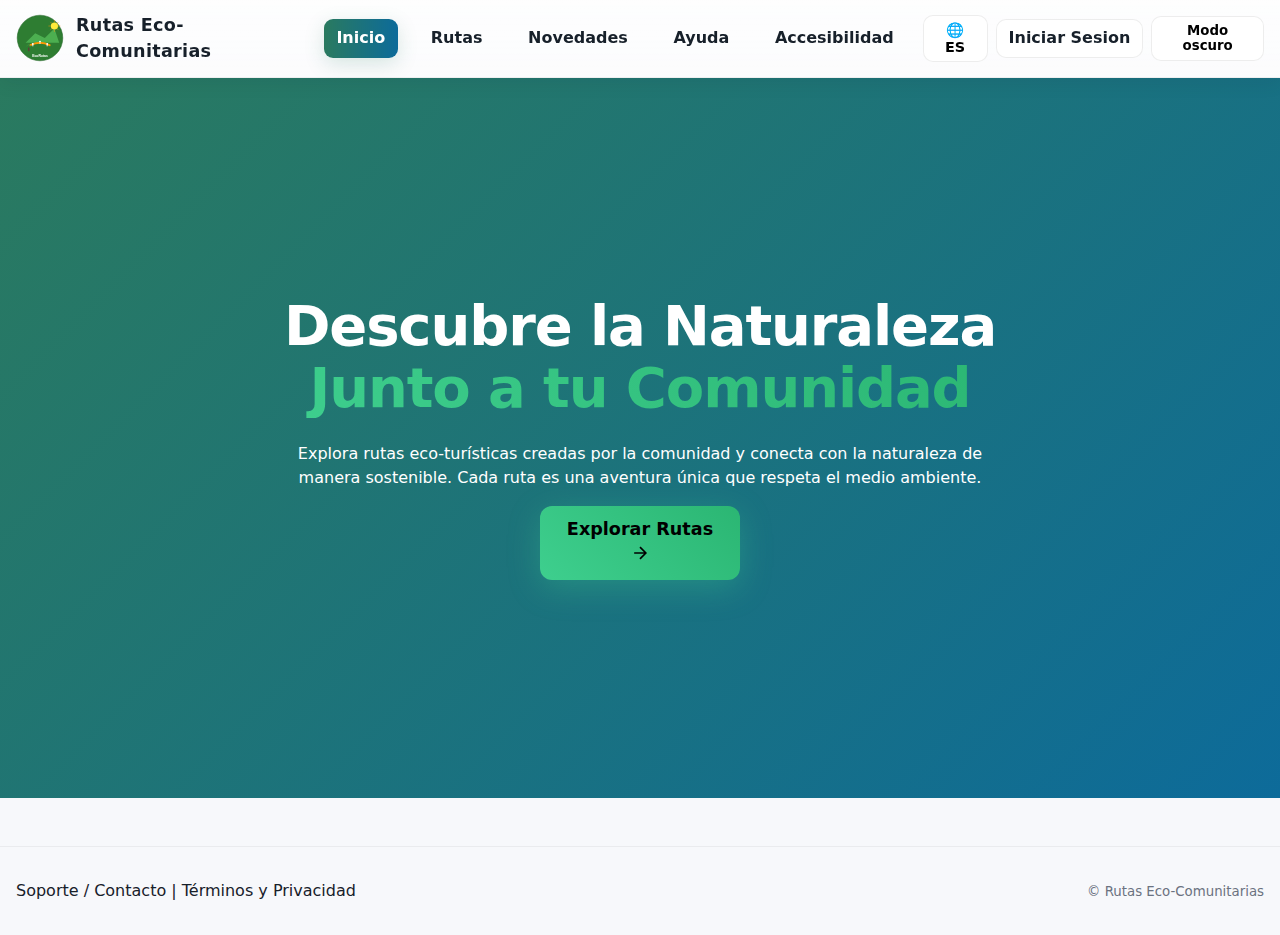
<file: index.html>
<!doctype html>
<html lang="es">
<head>
  <meta charset="utf-8" />
  <meta name="viewport" content="width=device-width,initial-scale=1" />
  <title>Plataforma de rutas eco-turísticas comunitarias — Inicio</title>
  <link rel="stylesheet" href="/src/styles.css" />
  
  <!-- Script anti-flash: aplica tema inmediatamente -->
  <script>
    (function() {
      const contrasteGuardado = localStorage.getItem('contrasteAlto');
      if (contrasteGuardado === 'true') {
        document.documentElement.setAttribute('data-contraste', 'alto');
      }
    })();
  </script>
</head>

<body>
  <!-- CABECERA SUPERIOR -->
  <header class="cabecera">
    <div class="cabecera__izq">
      <img src="/src/logo-placeholder.svg" alt="Logo Plataforma" class="logo" />
      <h1 class="nombre-sistema">Rutas Eco-Comunitarias</h1>
    </div>

    <!-- NUEVO MENÚ HORIZONTAL -->
    <nav class="menu-horizontal" aria-label="Menú principal">
      <ul id="menuItems" class="menu__lista--horizontal">
        <li><a href="/index.html" class="menu__item activo" data-i18n="nav.inicio">Inicio</a></li>
        <li><a href="/pages/rutas.html" class="menu__item" data-i18n="nav.rutas">Rutas</a></li>
        <li><a href="/pages/novedades.html" class="menu__item" data-i18n="nav.novedades">Novedades</a></li>
        <li><a href="/pages/ayuda.html" class="menu__item" data-i18n="nav.ayuda">Ayuda</a></li>
        <li><a href="#" class="menu__item" id="abrir-accesibilidad" data-i18n="nav.accesibilidad">Accesibilidad</a></li>
      </ul>
    </nav>

    <div class="cabecera__der">
      <button class="boton" id="boton-idioma">🌐 ES</button>
      <a href="/pages/login.html" class="boton" data-i18n="btn.iniciar-sesion">Iniciar Sesion</a>
      <button id="boton-accesibilidad" class="boton" data-i18n="btn.modo-oscuro">Modo oscuro</button>
    </div>
  </header>

  <!-- CONTENIDO PRINCIPAL -->
  <main class="contenido" role="main" aria-labelledby="titulo-principal">

    <!-- HERO SECTION SIMPLIFICADO -->
    <section class="hero" aria-labelledby="titulo-hero">
      <div class="hero__fondo">
        <div class="hero__overlay"></div>
      </div>
      <div class="hero__contenido">
        <div class="hero__texto">
          <h1 id="titulo-hero" class="hero__titulo" data-i18n="inicio.titulo">
            Descubre la Naturaleza
            <span class="hero__destacado">Junto a tu Comunidad</span>
          </h1>
          <p class="hero__descripcion" data-i18n="inicio.descripcion">
            Explora rutas eco-turísticas creadas por la comunidad y conecta con la naturaleza de manera sostenible. 
            Cada ruta es una aventura única que respeta el medio ambiente.
          </p>
          <div class="hero__acciones">
            <a href="/pages/rutas.html" class="hero__btn hero__btn--primario">
              <span data-i18n="inicio.cta">Explorar Rutas</span>
              <svg width="20" height="20" viewBox="0 0 24 24" fill="none" stroke="currentColor" stroke-width="2">
                <path d="M5 12h14M12 5l7 7-7 7"/>
              </svg>
            </a>
          </div>
        </div>
      </div>
    </section>
  </main>

  <!-- PIE DE PÁGINA -->
  <footer class="pie" role="contentinfo">
    <div>
      <p>
        <a href="/pages/ayuda.html" id="link-soporte" data-i18n="footer.soporte">Soporte / Contacto</a> |
        <a href="/pages/terminos.html" target="_blank" rel="noopener noreferrer">Términos y Privacidad</a>
        </p>
    </div>
    <div>
      <small>© <span id="ano"></span> <span data-i18n="footer.derechos">Rutas Eco-Comunitarias</span></small>
    </div>
  </footer>
    <!-- Modal de Accesibilidad -->
    <div id="modal-accesibilidad" class="modal" role="dialog" aria-labelledby="modal-accesibilidad-titulo" aria-hidden="true">
      <div class="modal__overlay"></div>
      <div class="modal__contenido modal__contenido--accesibilidad">
        <div class="modal__header">
          <h3 id="modal-accesibilidad-titulo" class="modal__titulo" data-i18n="accesibilidad.titulo">Configuración de Accesibilidad</h3>
          <button class="modal__cerrar" id="modal-accesibilidad-cerrar" aria-label="Cerrar modal" data-i18n="btn.cerrar">
            <svg width="24" height="24" viewBox="0 0 24 24" fill="none" stroke="currentColor" stroke-width="2">
              <line x1="18" y1="6" x2="6" y2="18"/>
              <line x1="6" y1="6" x2="18" y2="18"/>
            </svg>
          </button>
        </div>
        
        <div class="modal__body">
          <div class="accesibilidad-opciones">
            <div class="accesibilidad-opcion">
              <h4 data-i18n="accesibilidad.modo-oscuro">🌙 Modo Oscuro</h4>
              <p data-i18n="accesibilidad.modo-oscuro.desc">Reduce la fatiga visual en ambientes con poca luz</p>
              <button class="boton" id="toggle-modo-oscuro" data-i18n="accesibilidad.modo-oscuro">Activar Modo Oscuro</button>
            </div>
  
            <div class="accesibilidad-opcion">
              <h4 data-i18n="accesibilidad.texto-ampliado">🔍 Texto Ampliado</h4>
              <p data-i18n="accesibilidad.texto-ampliado.desc">Amplía el tamaño del texto para mejor legibilidad</p>
              <div class="control-texto">
                <button class="boton" id="reducir-texto">A-</button>
                <span id="tamaño-texto">100%</span>
                <button class="boton" id="aumentar-texto">A+</button>
              </div>
            </div>
          </div>
        </div>
      </div>
    </div>

  <!-- Script principal -->
  <script type="module">
    import { inicializarTema, actualizarAnio, inicializarMenu } from "/src/scripts/comunes.ts";
    import { inicializarIdiomas, inicializarAccesibilidad } from "/src/scripts/idiomas.js";

    document.addEventListener("DOMContentLoaded", () => {
      inicializarTema();
      actualizarAnio();
      inicializarMenu();
      inicializarIdiomas();
      inicializarAccesibilidad();
    });
  </script>
</body>
</html>
</file>
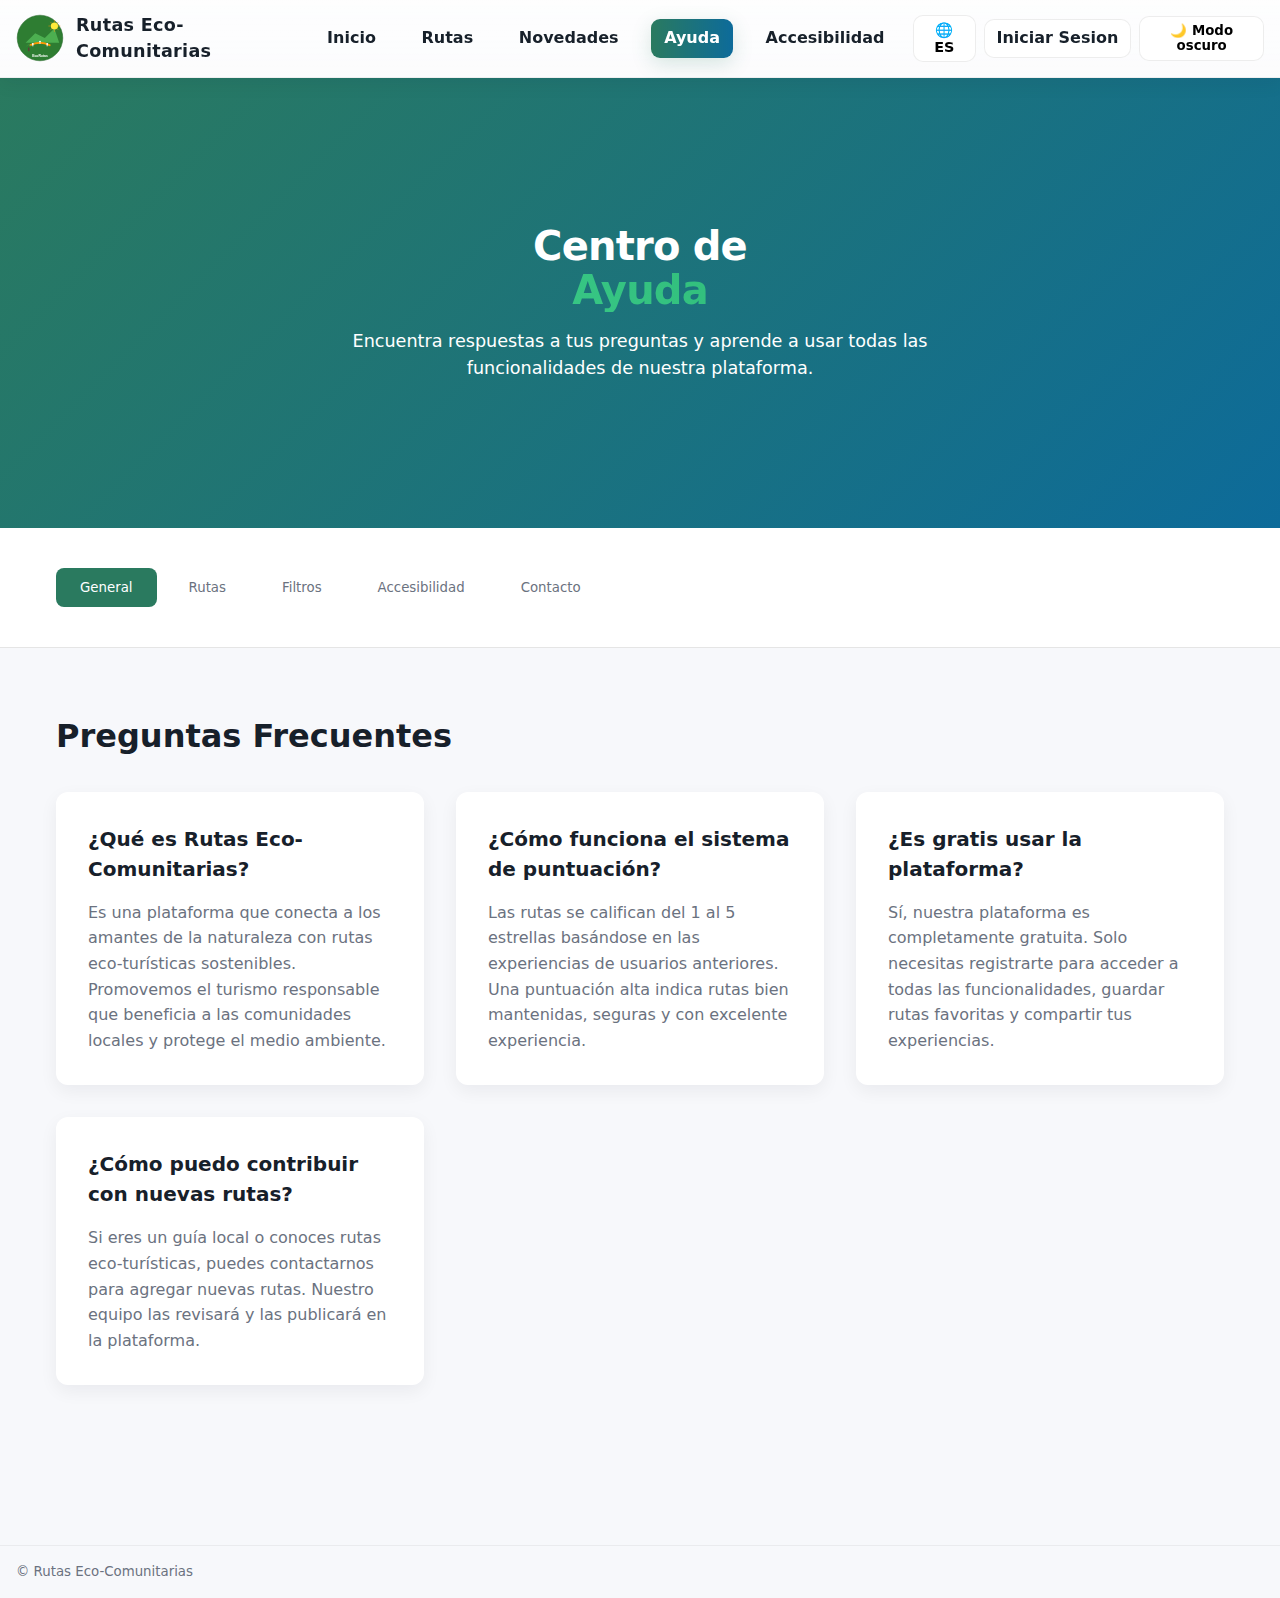
<file: pages/ayuda.html>
<!doctype html>
<html lang="es">
<head>
  <meta charset="utf-8">
  <meta name="viewport" content="width=device-width,initial-scale=1">
  <title>Ayuda — Rutas Eco-Comunitarias</title>
  <link rel="stylesheet" href="/src/styles.css">
  
  <!-- Script anti-flash: aplica tema inmediatamente -->
  <script>
    (function() {
      const contrasteGuardado = localStorage.getItem('contrasteAlto');
      if (contrasteGuardado === 'true') {
        document.documentElement.setAttribute('data-contraste', 'alto');
      }
    })();
  </script>
</head>

<body>
  <header class="cabecera">
    <div class="cabecera__izq">
      <img src="/src/logo-placeholder.svg" alt="Logo Plataforma" class="logo">
      <h1 class="nombre-sistema">Rutas Eco-Comunitarias</h1>
    </div>

    <nav class="menu-horizontal" aria-label="Menú principal">
      <ul id="menuItems" class="menu__lista--horizontal">
        <li><a href="/index.html" class="menu__item" data-i18n="nav.inicio">Inicio</a></li>
        <li><a href="/pages/rutas.html" class="menu__item" data-i18n="nav.rutas">Rutas</a></li>
        <li><a href="/pages/novedades.html" class="menu__item" data-i18n="nav.novedades">Novedades</a></li>
        <li><a href="/pages/ayuda.html" class="menu__item activo" data-i18n="nav.ayuda">Ayuda</a></li>
        <li><a href="#" class="menu__item" id="abrir-accesibilidad" data-i18n="nav.accesibilidad">Accesibilidad</a></li>
      </ul>
    </nav>

    <div class="cabecera__der">
      <button class="boton" id="boton-idioma">🌐 ES</button>
      <a href="/pages/login.html" class="boton" data-i18n="btn.iniciar-sesion">Iniciar Sesion</a>
      <button class="boton" id="boton-accesibilidad" data-i18n="btn.modo-oscuro">🌙 Modo oscuro</button>
    </div>
  </header>

  <main class="contenido">
    <!-- Hero Section para Ayuda -->
    <section class="hero hero--ayuda" aria-labelledby="titulo-ayuda">
      <div class="hero__fondo">
        <div class="hero__overlay"></div>
      </div>
      <div class="hero__contenido">
        <div class="hero__texto">
          <h1 id="titulo-ayuda" class="hero__titulo" data-i18n="ayuda.titulo">
            Centro de
            <span class="hero__destacado">Ayuda</span>
          </h1>
          <p class="hero__descripcion" data-i18n="ayuda.descripcion">
            Encuentra respuestas a tus preguntas y aprende a usar todas las funcionalidades de nuestra plataforma.
          </p>
        </div>
      </div>
    </section>

    <!-- Navegación de Ayuda -->
    <section class="ayuda-navegacion" aria-label="Navegación de ayuda">
      <div class="container">
        <div class="ayuda-tabs">
          <button class="ayuda-tab activo" data-tab="general" data-i18n="ayuda.tabs.general">General</button>
          <button class="ayuda-tab" data-tab="rutas" data-i18n="ayuda.tabs.rutas">Rutas</button>
          <button class="ayuda-tab" data-tab="filtros" data-i18n="ayuda.tabs.filtros">Filtros</button>
          <button class="ayuda-tab" data-tab="accesibilidad" data-i18n="ayuda.tabs.accesibilidad">Accesibilidad</button>
          <button class="ayuda-tab" data-tab="contacto" data-i18n="ayuda.tabs.contacto">Contacto</button>
        </div>
      </div>
    </section>

    <!-- Contenido de Ayuda -->
    <section class="ayuda-contenido">
      <div class="container">
        <!-- Pestaña General -->
        <div id="tab-general" class="ayuda-tab-content activo">
          <h2 data-i18n="ayuda.faq.titulo">Preguntas Frecuentes</h2>
          
          <div class="faq-grid">
            <div class="faq-item">
              <h3 data-i18n="ayuda.faq.pregunta1">¿Qué es Rutas Eco-Comunitarias?</h3>
              <p data-i18n="ayuda.faq.respuesta1">Es una plataforma que conecta a los amantes de la naturaleza con rutas eco-turísticas sostenibles. Promovemos el turismo responsable que beneficia a las comunidades locales y protege el medio ambiente.</p>
            </div>

            <div class="faq-item">
              <h3 data-i18n="ayuda.faq.pregunta2">¿Cómo funciona el sistema de puntuación?</h3>
              <p data-i18n="ayuda.faq.respuesta2">Las rutas se califican del 1 al 5 estrellas basándose en las experiencias de usuarios anteriores. Una puntuación alta indica rutas bien mantenidas, seguras y con excelente experiencia.</p>
            </div>

            <div class="faq-item">
              <h3 data-i18n="ayuda.faq.pregunta3">¿Es gratis usar la plataforma?</h3>
              <p data-i18n="ayuda.faq.respuesta3">Sí, nuestra plataforma es completamente gratuita. Solo necesitas registrarte para acceder a todas las funcionalidades, guardar rutas favoritas y compartir tus experiencias.</p>
            </div>

            <div class="faq-item">
              <h3 data-i18n="ayuda.faq.pregunta4">¿Cómo puedo contribuir con nuevas rutas?</h3>
              <p data-i18n="ayuda.faq.respuesta4">Si eres un guía local o conoces rutas eco-turísticas, puedes contactarnos para agregar nuevas rutas. Nuestro equipo las revisará y las publicará en la plataforma.</p>
            </div>
          </div>
        </div>

        <!-- Pestaña Rutas -->
        <div id="tab-rutas" class="ayuda-tab-content">
          <h2 data-i18n="ayuda.rutas.titulo">Guía de Rutas</h2>
          
          <div class="guia-seccion">
            <h3>🔍 Cómo Buscar Rutas</h3>
            <ol class="guia-lista">
              <li>Ve a la página de <strong>Rutas</strong> desde el menú principal</li>
              <li>Usa la barra de búsqueda para escribir el nombre, ubicación o descripción</li>
              <li>Las sugerencias aparecerán automáticamente mientras escribes</li>
              <li>Haz clic en una sugerencia para seleccionarla</li>
            </ol>
          </div>

          <div class="guia-seccion">
            <h3>🎯 Cómo Filtrar Rutas</h3>
            <ul class="guia-lista">
              <li><strong>Dificultad:</strong> Fácil, Media, Difícil</li>
              <li><strong>Tipo:</strong> Senderismo, Ciclismo, Observación, Fotografía</li>
              <li><strong>Duración:</strong> Corta (menos de 1h), Media (1-3h), Larga (más de 3h)</li>
              <li><strong>Distancia:</strong> Corta (menos de 2km), Media (2-5km), Larga (más de 5km)</li>
            </ul>
          </div>

          <div class="guia-seccion">
            <h3>👁️ Vista Previa de Rutas</h3>
            <ol class="guia-lista">
              <li>Haz clic en <strong>"Vista Previa"</strong> en cualquier ruta</li>
              <li>Explora el mapa interactivo y los puntos ecológicos</li>
              <li>Revisa la información detallada de la ruta</li>
              <li>Usa los botones para guardar, iniciar o compartir la ruta</li>
            </ol>
          </div>
        </div>

        <!-- Pestaña Filtros -->
        <div id="tab-filtros" class="ayuda-tab-content">
          <h2 data-i18n="ayuda.filtros.titulo">Guía de Filtros</h2>
          
          <div class="filtros-guia">
            <div class="filtro-explicacion">
              <h3>🔍 Búsqueda por Texto</h3>
              <p>Escribe cualquier término en la barra de búsqueda. Busca en nombres, descripciones y ubicaciones de las rutas.</p>
              <div class="ejemplo">
                <strong>Ejemplo:</strong> "bosque", "cascada", "aves", "fotografía"
              </div>
            </div>

            <div class="filtro-explicacion">
              <h3>⚡ Filtro de Dificultad</h3>
              <ul>
                <li><strong>Fácil:</strong> Caminatas cortas, terreno plano, ideal para principiantes</li>
                <li><strong>Media:</strong> Rutas moderadas con algunas subidas, experiencia básica recomendada</li>
                <li><strong>Difícil:</strong> Rutas exigentes con terreno accidentado, para usuarios experimentados</li>
              </ul>
            </div>

            <div class="filtro-explicacion">
              <h3>🏷️ Tipos de Rutas</h3>
              <ul>
                <li><strong>Senderismo:</strong> Caminatas por senderos naturales</li>
                <li><strong>Ciclismo:</strong> Rutas en bicicleta por senderos y caminos</li>
                <li><strong>Observación:</strong> Rutas especializadas para observar fauna y flora</li>
                <li><strong>Fotografía:</strong> Rutas con los mejores puntos de vista fotográficos</li>
              </ul>
            </div>

            <div class="filtro-explicacion">
              <h3>⏱️ Duración y Distancia</h3>
              <p>Combina filtros de duración y distancia para encontrar rutas que se ajusten a tu tiempo disponible y condición física.</p>
            </div>
          </div>
        </div>

        <!-- Pestaña Accesibilidad -->
        <div id="tab-accesibilidad" class="ayuda-tab-content">
          <h2 data-i18n="ayuda.accesibilidad.titulo">Funciones de Accesibilidad</h2>
          
          <div class="accesibilidad-info">
            <div class="accesibilidad-item">
              <h3>🌙 Modo Oscuro</h3>1
              <p>Reduce la fatiga visual y mejora la experiencia en ambientes con poca luz. Actívalo desde el botón en la cabecera.</p>
            </div>

            <div class="accesibilidad-item">
              <h3>🔍 Texto Ampliado</h3>
              <p>Usa las funciones de zoom del navegador (Ctrl + +) para ampliar el texto y mejorar la legibilidad.</p>
            </div>
          </div>
        </div>

        <!-- Pestaña Contacto -->
        <div id="tab-contacto" class="ayuda-tab-content">
          <h2 data-i18n="ayuda.contacto.titulo">Contacto y Soporte</h2>
          
          <div class="contacto-info">
            <div class="contacto-item">
              <h3>📧 Email de Soporte</h3>
              <p>soporte@rutasecocomunitarias.com</p>
              <p>Respuesta en 24 horas</p>
            </div>

            <div class="contacto-item">
              <h3>📱 Teléfono</h3>
              <p>+1 (555) 123-4567</p>
              <p>Lunes a Viernes, 9:00 - 18:00</p>
            </div>
            <div class="contacto-item">
              <h3>📝 Formulario de Contacto</h3>
              <form class="formulario-contacto">
                <div class="formulario-grupo">
                  <label for="nombre">Nombre</label>
                  <input type="text" id="nombre" name="nombre" required>
                </div>
                <div class="formulario-grupo">
                  <label for="email">Email</label>
                  <input type="email" id="email" name="email" required>
                </div>
                <div class="formulario-grupo">
                  <label for="asunto">Asunto</label>
                  <select id="asunto" name="asunto" required>
                    <option value="">Seleccionar asunto</option>
                    <option value="tecnico">Problema técnico</option>
                    <option value="nueva-ruta">Sugerir nueva ruta</option>
                    <option value="cuenta">Problema con mi cuenta</option>
                    <option value="otro">Otro</option>
                  </select>
                </div>
                <div class="formulario-grupo">
                  <label for="mensaje">Mensaje</label>
                  <textarea id="mensaje" name="mensaje" rows="5" required></textarea>
                </div>
                <button type="submit" class="boton primario">Enviar Mensaje</button>
              </form>
            </div>
          </div>
        </div>
      </div>
    </section>
  </main>

  <footer class="pie">
    <small>© <span id="ano"></span> <span data-i18n="footer.derechos">Rutas Eco-Comunitarias</span></small>
  </footer>

  <!-- Modal de Accesibilidad -->
  <div id="modal-accesibilidad" class="modal" role="dialog" aria-labelledby="modal-accesibilidad-titulo" aria-hidden="true">
    <div class="modal__overlay"></div>
    <div class="modal__contenido modal__contenido--accesibilidad">
      <div class="modal__header">
        <h3 id="modal-accesibilidad-titulo" class="modal__titulo" data-i18n="accesibilidad.titulo">Configuración de Accesibilidad</h3>
        <button class="modal__cerrar" id="modal-accesibilidad-cerrar" aria-label="Cerrar modal" data-i18n="btn.cerrar">
          <svg width="24" height="24" viewBox="0 0 24 24" fill="none" stroke="currentColor" stroke-width="2">
            <line x1="18" y1="6" x2="6" y2="18"/>
            <line x1="6" y1="6" x2="18" y2="18"/>
          </svg>
        </button>
      </div>
      
      <div class="modal__body">
        <div class="accesibilidad-opciones">
          <div class="accesibilidad-opcion">
            <h4 data-i18n="accesibilidad.modo-oscuro">🌙 Modo Oscuro</h4>
            <p data-i18n="accesibilidad.modo-oscuro.desc">Reduce la fatiga visual en ambientes con poca luz</p>
            <button class="boton" id="toggle-modo-oscuro" data-i18n="accesibilidad.modo-oscuro">Activar Modo Oscuro</button>
          </div>

          <div class="accesibilidad-opcion">
            <h4 data-i18n="accesibilidad.texto-ampliado">🔍 Texto Ampliado</h4>
            <p data-i18n="accesibilidad.texto-ampliado.desc">Amplía el tamaño del texto para mejor legibilidad</p>
            <div class="control-texto">
              <button class="boton" id="reducir-texto">A-</button>
              <span id="tamaño-texto">100%</span>
              <button class="boton" id="aumentar-texto">A+</button>
            </div>
          </div>
        </div>
      </div>
    </div>
  </div>

  <script type="module">
    import { inicializarTema, actualizarAnio, inicializarMenu } from "/src/scripts/comunes.ts";
    import { inicializarIdiomas, inicializarAccesibilidad } from "/src/scripts/idiomas.js";

    document.addEventListener("DOMContentLoaded", () => {
      inicializarTema();
      actualizarAnio();
      inicializarMenu();
      inicializarIdiomas();
      inicializarAccesibilidad();
      inicializarAyuda();
    });

    function inicializarAyuda() {
      // Navegación por pestañas
      const tabs = document.querySelectorAll('.ayuda-tab');
      const contents = document.querySelectorAll('.ayuda-tab-content');

      tabs.forEach(tab => {
        tab.addEventListener('click', () => {
          const targetTab = tab.dataset.tab;
          
          // Remover clase activa de todos los tabs
          tabs.forEach(t => t.classList.remove('activo'));
          contents.forEach(c => c.classList.remove('activo'));
          
          // Activar tab seleccionado
          tab.classList.add('activo');
          document.getElementById(`tab-${targetTab}`).classList.add('activo');
        });
      });

      // Formulario de contacto
      const formulario = document.querySelector('.formulario-contacto');
      if (formulario) {
        formulario.addEventListener('submit', (e) => {
          e.preventDefault();
          alert('¡Mensaje enviado! Te contactaremos pronto.');
        });
      }
    }
  </script>
</body>
</html>
</file>
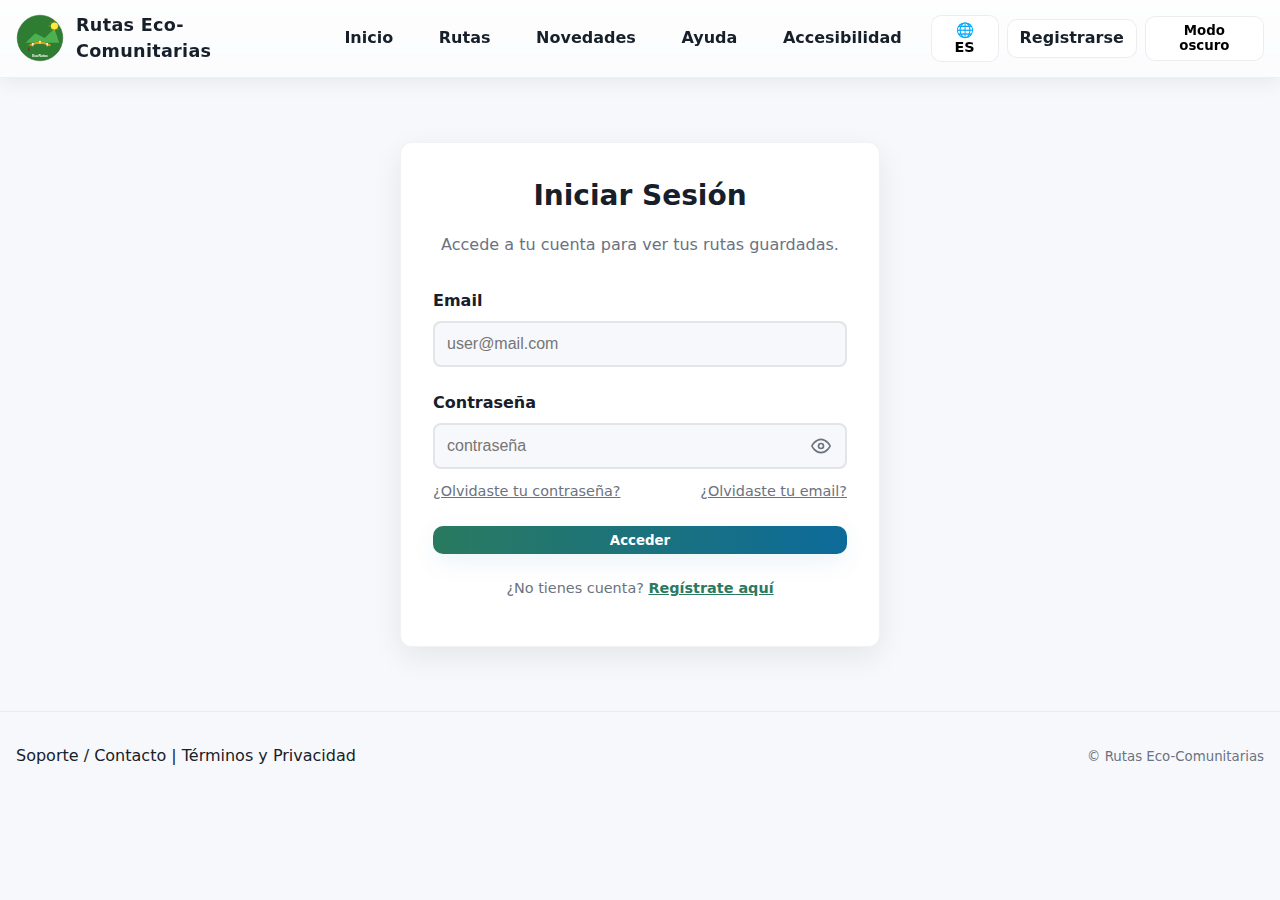
<file: pages/login.html>
<!doctype html>
<html lang="es">
<head>
  <meta charset="utf-8">
  <meta name="viewport" content="width=device-width,initial-scale=1">
  <title>Iniciar Sesión — Rutas Eco-Comunitarias</title>
  <link rel="stylesheet" href="/src/styles.css">
  
  <script>
    (function() {
      const contrasteGuardado = localStorage.getItem('contrasteAlto');
      if (contrasteGuardado === 'true') {
        document.documentElement.setAttribute('data-contraste', 'alto');
      }
    })();
  </script>
</head>

<body>
  <header class="cabecera">
    <div class="cabecera__izq">
      <img src="/src/logo-placeholder.svg" alt="Logo Plataforma" class="logo">
      <h1 class="nombre-sistema">Rutas Eco-Comunitarias</h1>
    </div>

    <nav class="menu-horizontal" aria-label="Menú principal">
      <ul id="menuItems" class="menu__lista--horizontal">
        <li><a href="/index.html" class="menu__item" data-i18n="nav.inicio">Inicio</a></li>
        <li><a href="/pages/rutas.html" class="menu__item" data-i18n="nav.rutas">Rutas</a></li>
        <li><a href="/pages/novedades.html" class="menu__item" data-i18n="nav.novedades">Novedades</a></li>
        <li><a href="/pages/ayuda.html" class="menu__item" data-i18n="nav.ayuda">Ayuda</a></li>
        <li><a href="#" class="menu__item" id="abrir-accesibilidad" data-i18n="nav.accesibilidad">Accesibilidad</a></li>
      </ul>
    </nav>

    <div class="cabecera__der">
      <button class="boton" id="boton-idioma">🌐 ES</button>
      <a href="/pages/registro.html" class="boton">Registrarse</a>
      <button id="boton-accesibilidad" class="boton" data-i18n="btn.modo-oscuro">Modo oscuro</button>
    </div>
  </header>

  <main class="contenido">
    <div class="auth-container">
      <form id="form-login" class="auth-form">
        <h2 class="auth-titulo">Iniciar Sesión</h2>
        <p class="auth-descripcion">Accede a tu cuenta para ver tus rutas guardadas.</p>
        
        <div id="auth-error" class="auth-error" style="display: none;"></div>

        <div class="formulario-grupo">
          <label for="email">Email</label>
          <input type="email" id="email" name="email" required autocomplete="email" placeholder="user@mail.com">
        </div>
        
        <div class="formulario-grupo">
          <label for="password">Contraseña</label>
          <div class="input-con-icono">
            <input type="password" id="password" name="password" required autocomplete="current-password" placeholder="contraseña">
            <button type="button" class="toggle-password" id="toggle-password" aria-label="Mostrar contraseña">
              <svg id="svg-eye" xmlns="http://www.w3.org/2000/svg" width="20" height="20" viewBox="0 0 24 24" fill="none" stroke="currentColor" stroke-width="2" stroke-linecap="round" stroke-linejoin="round">
                <path d="M1 12s4-8 11-8 11 8 11 8-4 8-11 8-11-8-11-8z"></path>
                <circle cx="12" cy="12" r="3"></circle>
              </svg>
              <svg id="svg-eye-off" xmlns="http://www.w3.org/2000/svg" width="20" height="20" viewBox="0 0 24 24" fill="none" stroke="currentColor" stroke-width="2" stroke-linecap="round" stroke-linejoin="round" style="display: none;">
                <path d="M17.94 17.94A10.07 10.07 0 0 1 12 20c-7 0-11-8-11-8a18.45 18.45 0 0 1 5.06-5.94M9.9 4.24A9.12 9.12 0 0 1 12 4c7 0 11 8 11 8a18.5 18.5 0 0 1-2.16 3.19m-6.72-1.07a3 3 0 1 1-4.24-4.24"></path>
                <line x1="1" y1="1" x2="23" y2="23"></line>
              </svg>
            </button>
          </div>
        </div>
        <div class="auth-enlace-secundario">
          <a href="/pages/recuperar.html">¿Olvidaste tu contraseña?</a>
          <a href="/pages/recuperar-email.html">¿Olvidaste tu email?</a>
        </div>
        <button type="submit" class="boton primario" style="width: 100%;">Acceder</button>
        
        <p class="auth-enlace">
          ¿No tienes cuenta? <a href="/pages/registro.html">Regístrate aquí</a>
        </p>
      </form>
    </div>
  </main>

  <footer class="pie" role="contentinfo">
  <div>
    <p>
      <a href="/pages/ayuda.html" id="link-soporte" data-i18n="footer.soporte">Soporte / Contacto</a> |
      <a href="/pages/terminos.html" target="_blank" rel="noopener noreferrer">Términos y Privacidad</a>
      </p>
  </div>
  <div>
    <small>© <span id="ano"></span> <span data-i18n="footer.derechos">Rutas Eco-Comunitarias</span></small>
  </div>
</footer>
  
  <div id="modal-accesibilidad" class="modal" role="dialog" aria-labelledby="modal-accesibilidad-titulo" aria-hidden="true">
    </div>

  <script type="module">
    import { inicializarTema, actualizarAnio, inicializarMenu } from "/src/scripts/comunes.ts";
    import { inicializarIdiomas, inicializarAccesibilidad } from "/src/scripts/idiomas.js";
    import { supabase } from "/src/services/supabase.js";

    document.addEventListener("DOMContentLoaded", () => {
      inicializarTema();
      actualizarAnio();
      inicializarMenu();
      inicializarIdiomas();
      inicializarAccesibilidad();
      
      const formLogin = document.getElementById('form-login');
      formLogin.addEventListener('submit', handleLogin);
      
      // === ¡AQUÍ ESTÁ LA LÍNEA DE JS QUE FALTABA! ===
      inicializarTogglePassword();
    });

    async function handleLogin(e) {
      e.preventDefault();
      const errorDiv = document.getElementById('auth-error');
      const email = document.getElementById('email').value;
      const password = document.getElementById('password').value;

      errorDiv.style.display = 'none';
      errorDiv.textContent = '';

      try {
        const { data, error } = await supabase.auth.signInWithPassword({
          email: email,
          password: password,
        });

        if (error) {
          throw error;
        }

        window.location.href = '/pages/perfil.html';

      } catch (error) {
        console.error('Error al iniciar sesión:', error.message);
        errorDiv.textContent = 'Error: ' + error.message;
        errorDiv.style.display = 'block';
      }
    }

    // === ¡AQUÍ ESTÁ LA FUNCIÓN DE JS QUE FALTABA! ===
    function inicializarTogglePassword() {
      const toggleBtn = document.getElementById('toggle-password');
      const passwordInput = document.getElementById('password');
      const eyeIcon = document.getElementById('svg-eye');
      const eyeOffIcon = document.getElementById('svg-eye-off');

      if (!toggleBtn || !passwordInput || !eyeIcon || !eyeOffIcon) return;

      toggleBtn.addEventListener('click', () => {
        // Comprobar si el tipo es 'password'
        const isPassword = passwordInput.type === 'password';
        
        if (isPassword) {
          // Cambiar a texto (mostrar contraseña)
          passwordInput.type = 'text';
          toggleBtn.setAttribute('aria-label', 'Ocultar contraseña');
          eyeIcon.style.display = 'none';
          eyeOffIcon.style.display = 'block';
        } else {
          // Cambiar a password (ocultar contraseña)
          passwordInput.type = 'password';
          toggleBtn.setAttribute('aria-label', 'Mostrar contraseña');
          eyeIcon.style.display = 'block';
          eyeOffIcon.style.display = 'none';
        }
      });
    }
  </script>
</body>
</html>
</file>
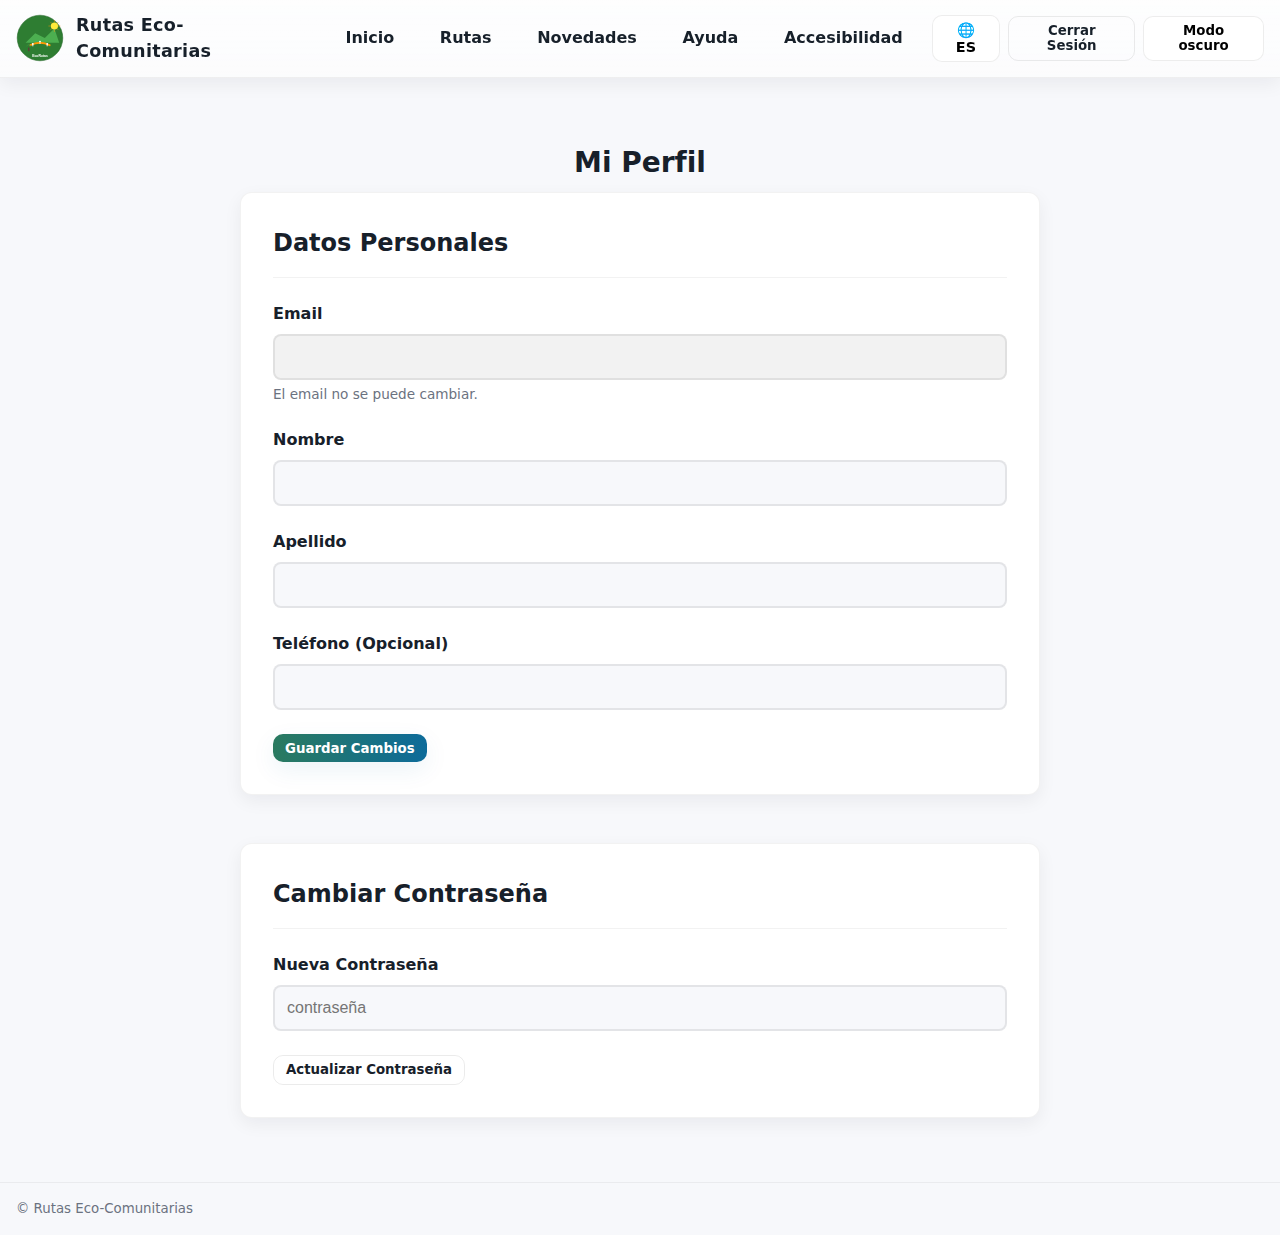
<file: pages/perfil.html>
<!doctype html>
<html lang="es">
<head>
  <meta charset="utf-8">
  <meta name="viewport" content="width=device-width,initial-scale=1">
  <title>Mi Perfil — Rutas Eco-Comunitarias</title>
  <link rel="stylesheet" href="/src/styles.css">
  
  <script>
    (function() {
      const contrasteGuardado = localStorage.getItem('contrasteAlto');
      if (contrasteGuardado === 'true') {
        document.documentElement.setAttribute('data-contraste', 'alto');
      }
    })();
  </script>
</head>

<body>
  <header class="cabecera">
    <div class="cabecera__izq">
      <img src="/src/logo-placeholder.svg" alt="Logo Plataforma" class="logo">
      <h1 class="nombre-sistema">Rutas Eco-Comunitarias</h1>
    </div>

    <nav class="menu-horizontal" aria-label="Menú principal">
      <ul id="menuItems" class="menu__lista--horizontal">
        <li><a href="/index.html" class="menu__item" data-i18n="nav.inicio">Inicio</a></li>
        <li><a href="/pages/rutas.html" class="menu__item" data-i18n="nav.rutas">Rutas</a></li>
        <li><a href="/pages/novedades.html" class="menu__item" data-i18n="nav.novedades">Novedades</a></li>
        <li><a href="/pages/ayuda.html" class="menu__item" data-i18n="nav.ayuda">Ayuda</a></li>
        <li><a href="#" class="menu__item" id="abrir-accesibilidad" data-i18n="nav.accesibilidad">Accesibilidad</a></li>
      </ul>
    </nav>

    <div class="cabecera__der">
      <button class="boton" id="boton-idioma">🌐 ES</button>
      <button class="boton secundario" id="boton-logout">Cerrar Sesión</button>
      <button id="boton-accesibilidad" class="boton" data-i18n="btn.modo-oscuro">Modo oscuro</button>
    </div>
  </header>

  <main class="contenido">
    <div class="perfil-container">
      <h2 class="auth-titulo">Mi Perfil</h2>
      
      <div id="auth-error" class="auth-error" style="display: none;"></div>
      <div id="auth-success" class="auth-success" style="display: none;"></div>

      <section class="perfil-seccion">
        <h3>Datos Personales</h3>
        <form id="form-perfil" class="auth-form">
          <div class="formulario-grupo">
            <label for="email">Email</label>
            <input type="email" id="email" name="email" disabled>
            <small>El email no se puede cambiar.</small>
          </div>
          
          <div class="formulario-grupo">
            <label for="nombre">Nombre</label>
            <input type="text" id="nombre" name="nombre" required autocomplete="given-name">
          </div>

          <div class="formulario-grupo">
            <label for="apellido">Apellido</label>
            <input type="text" id="apellido" name="apellido" required autocomplete="family-name">
          </div>

          <div class="formulario-grupo">
            <label for="telefono">Teléfono (Opcional)</label>
            <input type="tel" id="telefono" name="telefono" autocomplete="tel">
          </div>
          
          <button type-"submit" class="boton primario">Guardar Cambios</button>
        </form>
      </section>

      <section class="perfil-seccion">
        <h3>Cambiar Contraseña</h3>
        <form id="form-password" class="auth-form">
          <div class="formulario-grupo">
            <label for="new_password">Nueva Contraseña</label>
            <input type="password" id="new_password" name="new_password" required autocomplete="new-password" minlength="6" placeholder="contraseña">
          </div>
          <button type="submit" class="boton secundario">Actualizar Contraseña</button>
        </form>
      </section>
      
    </div>
  </main>

  <footer class="pie">
    <small>© <span id="ano"></span> <span data-i18n="footer.derechos">Rutas Eco-Comunitarias</span></small>
  </footer>
  
  <div id="modal-accesibilidad" class="modal" role="dialog" aria-labelledby="modal-accesibilidad-titulo" aria-hidden="true">
    </div>

  <script type="module">
    import { inicializarTema, actualizarAnio, inicializarMenu } from "/src/scripts/comunes.ts";
    import { inicializarIdiomas, inicializarAccesibilidad } from "/src/scripts/idiomas.js";
    import { supabase } from "/src/services/supabase.js";

    const errorDiv = document.getElementById('auth-error');
    const successDiv = document.getElementById('auth-success');
    let currentUserId = null;

    document.addEventListener("DOMContentLoaded", () => {
      inicializarTema();
      actualizarAnio();
      inicializarMenu();
      inicializarIdiomas();
      inicializarAccesibilidad();
      
      cargarPerfil();
      
      document.getElementById('form-perfil').addEventListener('submit', handleUpdatePerfil);
      document.getElementById('form-password').addEventListener('submit', handleUpdatePassword);
      document.getElementById('boton-logout').addEventListener('click', handleLogout);
    });

    async function cargarPerfil() {
      try {
        const { data: { user }, error: authError } = await supabase.auth.getUser();

        if (authError || !user) {
          throw new Error('No estás autenticado.');
        }
        
        currentUserId = user.id; // Guardar el ID del usuario
        document.getElementById('email').value = user.email;

        // Cargar datos desde la tabla 'usuarios_perfiles'
        const { data: profile, error: profileError } = await supabase
          .from('usuarios_perfiles')
          .select('nombre, apellido, telefono')
          .eq('id', user.id)
          .single(); // Esperamos un solo resultado

        if (profileError) {
          // Manejar el caso donde el perfil aún no existe (aunque el registro ya deberia crearlo)
          if (profileError.code === 'PGRST116') {
             console.warn('El perfil de usuario no existe en la tabla pública, pero el usuario está autenticado.');
             // El usuario puede llenar los campos y se crearán al guardar.
          } else {
            throw profileError;
          }
        }

        // Rellenar campos si el perfil existe
        if (profile) {
          document.getElementById('nombre').value = profile.nombre || '';
          document.getElementById('apellido').value = profile.apellido || '';
          document.getElementById('telefono').value = profile.telefono || '';
        }

      } catch (error) {
        // Si no hay usuario, redirigir a login
        console.warn(error.message);
        window.location.href = '/pages/login.html';
      }
    }

    async function handleUpdatePerfil(e) {
      e.preventDefault();
      mostrarMensaje('', 'success'); // Limpiar mensajes

      if (!currentUserId) {
        mostrarMensaje('Error: No se pudo identificar al usuario.', 'error');
        return;
      }

      const nombre = document.getElementById('nombre').value;
      const apellido = document.getElementById('apellido').value;
      const telefono = document.getElementById('telefono').value;
      
      try {
        // Actualizar la tabla 'usuarios_perfiles'
        const { error } = await supabase
          .from('usuarios_perfiles')
          .update({
            nombre: nombre,
            apellido: apellido,
            telefono: telefono
          })
          .eq('id', currentUserId); // Asegura que solo actualice su propio perfil

        if (error) throw error;
        
        mostrarMensaje('¡Perfil actualizado con éxito!', 'success');
      } catch (error) {
        mostrarMensaje('Error: ' + error.message, 'error');
      }
    }

    async function handleUpdatePassword(e) {
      e.preventDefault();
      mostrarMensaje('', 'success'); // Limpiar mensajes
      
      const new_password = document.getElementById('new_password').value;

      try {
        const { data, error } = await supabase.auth.updateUser({
          password: new_password
        });

        if (error) throw error;

        mostrarMensaje('¡Contraseña actualizada con éxito!', 'success');
        e.target.reset(); // Limpiar campo de contraseña
      } catch (error) {
        mostrarMensaje('Error: ' + error.message, 'error');
      }
    }

    async function handleLogout() {
      try {
        const { error } = await supabase.auth.signOut();
        if (error) throw error;
        // Redirigir al inicio
        window.location.href = '/index.html';
      } catch (error) {
        mostrarMensaje('Error: ' + error.message, 'error');
      }
    }
    
    function mostrarMensaje(texto, tipo = 'error') {
      if (tipo === 'error') {
        errorDiv.textContent = texto;
        errorDiv.style.display = texto ? 'block' : 'none';
        successDiv.style.display = 'none';
      } else {
        successDiv.textContent = texto;
        successDiv.style.display = texto ? 'block' : 'none';
        errorDiv.style.display = 'none';
      }
    }
  </script>
</body>
</html>
</file>
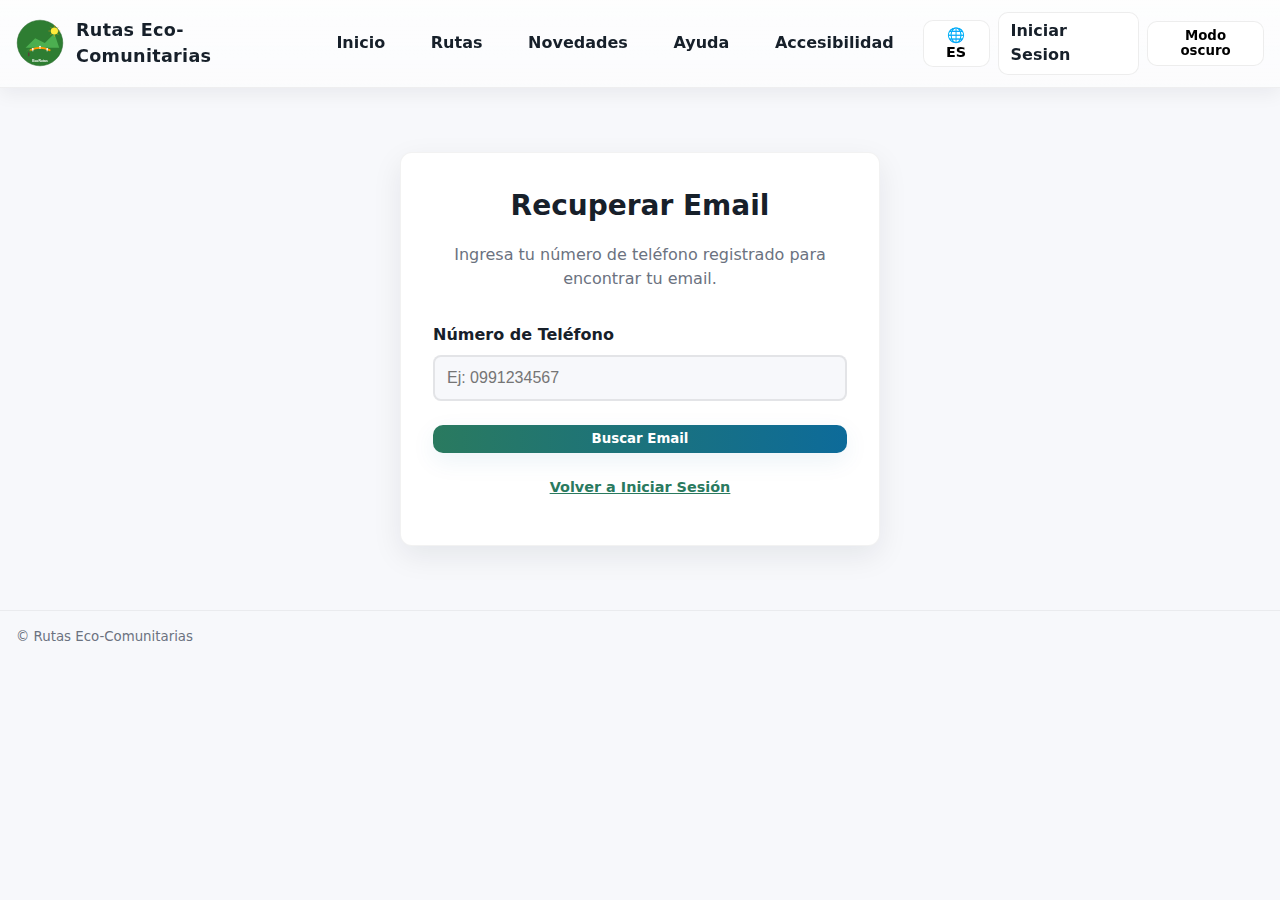
<file: pages/recuperar-email.html>
<!doctype html>
<html lang="es">
<head>
  <meta charset="utf-8">
  <meta name="viewport" content="width=device-width,initial-scale=1">
  <title>Recuperar Email — Rutas Eco-Comunitarias</title>
  <link rel="stylesheet" href="/src/styles.css">
  
  <script>
    (function() {
      const contrasteGuardado = localStorage.getItem('contrasteAlto');
      if (contrasteGuardado === 'true') {
        document.documentElement.setAttribute('data-contraste', 'alto');
      }
    })();
  </script>
</head>

<body>
  <header class="cabecera">
    <div class="cabecera__izq">
      <img src="/src/logo-placeholder.svg" alt="Logo Plataforma" class="logo">
      <h1 class="nombre-sistema">Rutas Eco-Comunitarias</h1>
    </div>

    <nav class="menu-horizontal" aria-label="Menú principal">
      <ul id="menuItems" class="menu__lista--horizontal">
        <li><a href="/index.html" class="menu__item" data-i18n="nav.inicio">Inicio</a></li>
        <li><a href="/pages/rutas.html" class="menu__item" data-i18n="nav.rutas">Rutas</a></li>
        <li><a href="/pages/novedades.html" class="menu__item" data-i18n="nav.novedades">Novedades</a></li>
        <li><a href="/pages/ayuda.html" class="menu__item" data-i18n="nav.ayuda">Ayuda</a></li>
        <li><a href="#" class="menu__item" id="abrir-accesibilidad" data-i18n="nav.accesibilidad">Accesibilidad</a></li>
      </ul>
    </nav>

    <div class="cabecera__der">
      <button class="boton" id="boton-idioma">🌐 ES</button>
      <a href="/pages/login.html" class="boton" data-i18n="btn.iniciar-sesion">Iniciar Sesion</a>
      <button id="boton-accesibilidad" class="boton" data-i18n="btn.modo-oscuro">Modo oscuro</button>
    </div>
  </header>

  <main class="contenido">
    <div class="auth-container">
      <form id="form-recuperar-email" class="auth-form">
        <h2 class="auth-titulo">Recuperar Email</h2>
        <p class="auth-descripcion">Ingresa tu número de teléfono registrado para encontrar tu email.</p>
        
        <div id="auth-error" class="auth-error" style="display: none;"></div>
        <div id="auth-success" class="auth-success" style="display: none;"></div>

        <div class="formulario-grupo">
          <label for="telefono">Número de Teléfono</label>
          <input type="tel" id="telefono" name="telefono" required autocomplete="tel" placeholder="Ej: 0991234567">
        </div>
        
        <button type="submit" class="boton primario" style="width: 100%;">Buscar Email</button>
        
        <p class="auth-enlace">
          <a href="/pages/login.html">Volver a Iniciar Sesión</a>
        </p>
      </form>
    </div>
  </main>

  <footer class="pie">
    <small>© <span id="ano"></span> <span data-i18n="footer.derechos">Rutas Eco-Comunitarias</span></small>
  </footer>
  
  <div id="modal-accesibilidad" class="modal" role="dialog" aria-labelledby="modal-accesibilidad-titulo" aria-hidden="true">
    </div>

  <script type="module">
    import { inicializarTema, actualizarAnio, inicializarMenu } from "/src/scripts/comunes.ts";
    import { inicializarIdiomas, inicializarAccesibilidad } from "/src/scripts/idiomas.js";
    import { supabase } from "/src/services/supabase.js";

    document.addEventListener("DOMContentLoaded", () => {
      inicializarTema();
      actualizarAnio();
      inicializarMenu();
      inicializarIdiomas();
      inicializarAccesibilidad();
      
      document.getElementById('form-recuperar-email').addEventListener('submit', handleRecuperarEmail);
    });

    async function handleRecuperarEmail(e) {
      e.preventDefault();
      const errorDiv = document.getElementById('auth-error');
      const successDiv = document.getElementById('auth-success');
      const submitButton = e.target.querySelector('button[type="submit"]');
      const telefono = document.getElementById('telefono').value;

      errorDiv.style.display = 'none';
      successDiv.style.display = 'none';
      submitButton.disabled = true;

      try {
        // Buscamos en la tabla 'usuarios_perfiles' por el teléfono
        const { data, error } = await supabase
          .from('usuarios_perfiles')
          .select('id') // Seleccionamos solo el ID (o email)
          .eq('telefono', telefono);

        if (error) {
          throw error;
        }

        if (data && data.length > 0) {
          // ¡Éxito! Se encontró al menos un usuario.
          // Por ahora, solo confirmamos que existe.
          // En una app real, aquí se enviaría un SMS.
          successDiv.textContent = 'Hemos encontrado una cuenta asociada a ese número. Se ha enviado un recordatorio a tu teléfono (Simulación).';
          successDiv.style.display = 'block';
        } else {
          // No se encontró el teléfono
          errorDiv.textContent = 'No se encontró ninguna cuenta con ese número de teléfono.';
          errorDiv.style.display = 'block';
        }

      } catch (error) {
        console.error('Error al buscar por teléfono:', error.message);
        errorDiv.textContent = 'Error: ' + error.message;
        errorDiv.style.display = 'block';
      } finally {
        submitButton.disabled = false; // Reactivar el botón
      }
    }
  </script>
</body>
</html>
</file>
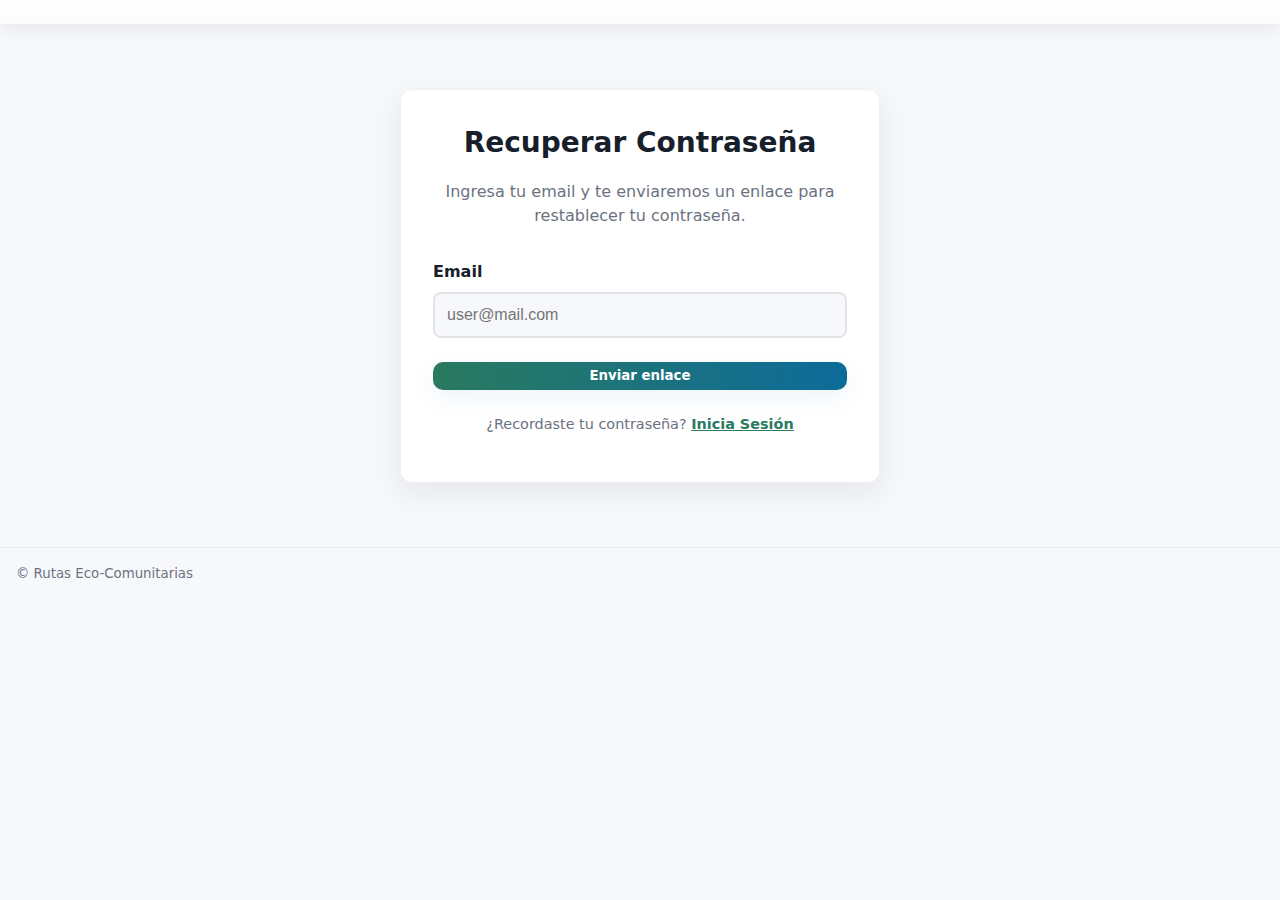
<file: pages/recuperar.html>
<!doctype html>
<html lang="es">
<head>
  <meta charset="utf-8">
  <meta name="viewport" content="width=device-width,initial-scale=1">
  <title>Recuperar Contraseña — Rutas Eco-Comunitarias</title>
  <link rel="stylesheet" href="/src/styles.css">
  
  <script>
    (function() {
      const contrasteGuardado = localStorage.getItem('contrasteAlto');
      if (contrasteGuardado === 'true') {
        document.documentElement.setAttribute('data-contraste', 'alto');
      }
    })();
  </script>
</head>

<body>
  <header class="cabecera">
    </header>

  <main class="contenido">
    <div class="auth-container">
      <form id="form-recuperar" class="auth-form">
        <h2 class="auth-titulo">Recuperar Contraseña</h2>
        <p class="auth-descripcion">Ingresa tu email y te enviaremos un enlace para restablecer tu contraseña.</p>
        
        <div id="auth-error" class="auth-error" style="display: none;"></div>
        <div id="auth-success" class="auth-success" style="display: none;"></div>

        <div class="formulario-grupo">
          <label for="email">Email</label>
          <input type="email" id="email" name="email" required autocomplete="email" placeholder="user@mail.com"">
        </div>
        
        <button type="submit" class="boton primario" style="width: 100%;">Enviar enlace</button>
        
        <p class="auth-enlace">
          ¿Recordaste tu contraseña? <a href="/pages/login.html">Inicia Sesión</a>
        </p>
      </form>
    </div>
  </main>

  <footer class="pie">
    <small>© <span id="ano"></span> <span data-i18n="footer.derechos">Rutas Eco-Comunitarias</span></small>
  </footer>
  
  <div id="modal-accesibilidad" class="modal" role="dialog" aria-labelledby="modal-accesibilidad-titulo" aria-hidden="true">
    </div>

  <script type="module">
    import { inicializarTema, actualizarAnio, inicializarMenu } from "/src/scripts/comunes.ts";
    import { inicializarIdiomas, inicializarAccesibilidad } from "/src/scripts/idiomas.js";
    import { supabase } from "/src/services/supabase.js";

    document.addEventListener("DOMContentLoaded", () => {
      inicializarTema();
      actualizarAnio();
      inicializarMenu();
      inicializarIdiomas();
      inicializarAccesibilidad();
      
      document.getElementById('form-recuperar').addEventListener('submit', handleRecuperar);
    });

    async function handleRecuperar(e) {
      e.preventDefault();
      const errorDiv = document.getElementById('auth-error');
      const successDiv = document.getElementById('auth-success');
      const submitButton = e.target.querySelector('button[type="submit"]');
      const email = document.getElementById('email').value;

      errorDiv.style.display = 'none';
      successDiv.style.display = 'none';
      submitButton.disabled = true;

      // Definimos a dónde debe redirigir Supabase al usuario DESPUÉS de hacer clic en el email.
      const redirectUrl = window.location.origin + '/pages/reset.html';

      try {
        const { error } = await supabase.auth.resetPasswordForEmail(email, {
          redirectTo: redirectUrl,
        });

        if (error) {
          throw error;
        }

        successDiv.textContent = '¡Enlace enviado! Revisa tu correo electrónico (incluyendo spam) para continuar.';
        successDiv.style.display = 'block';

      } catch (error) {
        console.error('Error al enviar enlace:', error.message);
        errorDiv.textContent = 'Error: ' + error.message;
        errorDiv.style.display = 'block';
        submitButton.disabled = false;
      }
    }
  </script>
</body>
</html>
</file>
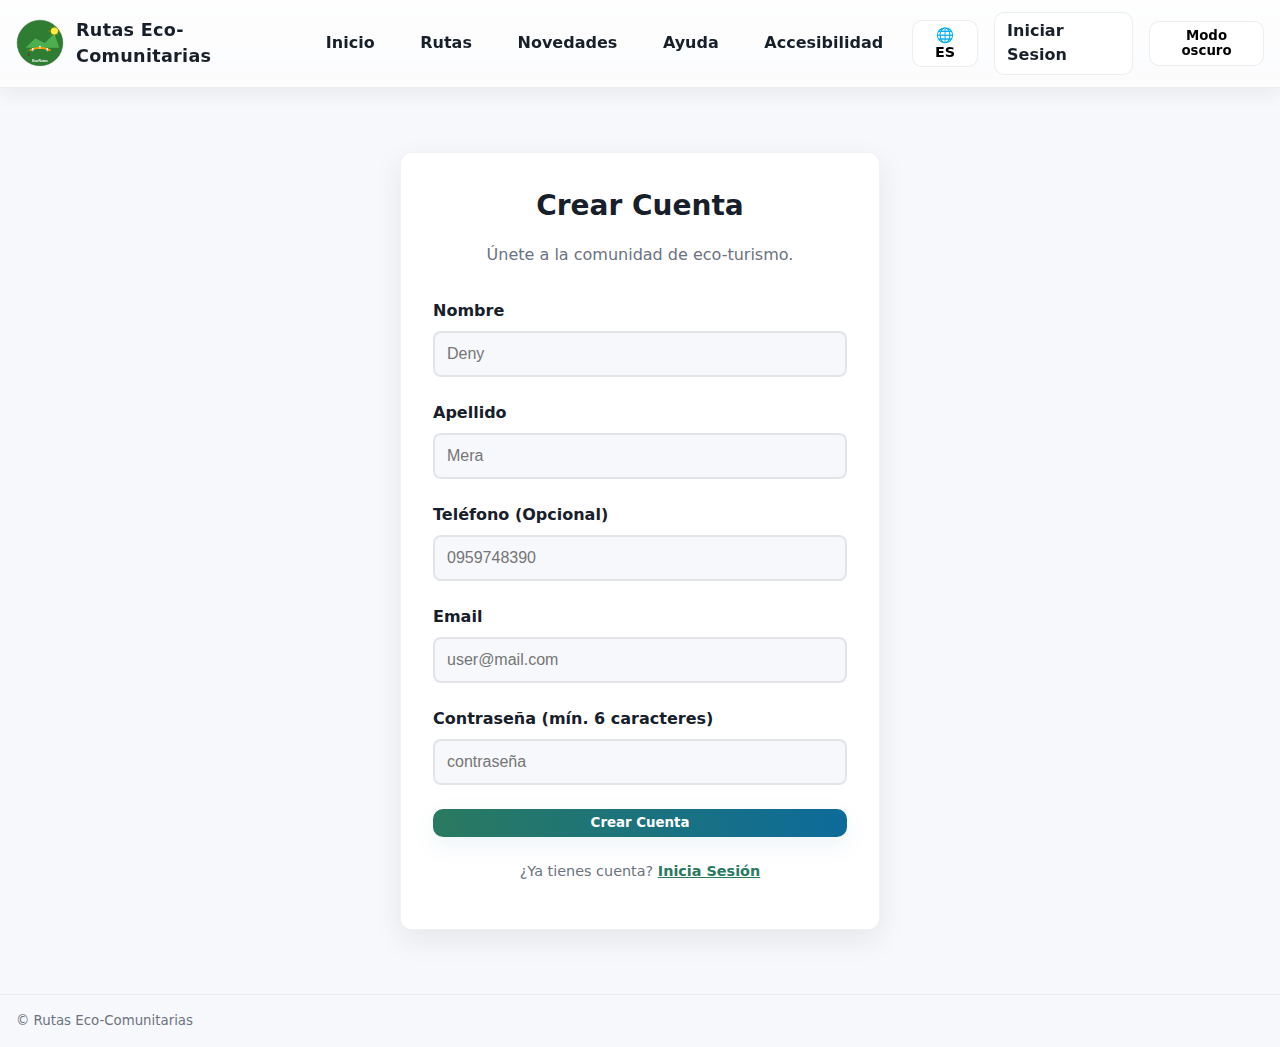
<file: pages/registro.html>
<!doctype html>
<html lang="es">
<head>
  <meta charset="utf-8">
  <meta name="viewport" content="width=device-width,initial-scale=1">
  <title>Crear Cuenta — Rutas Eco-Comunitarias</title>
  <link rel="stylesheet" href="/src/styles.css">
  
  <script>
    (function() {
      const contrasteGuardado = localStorage.getItem('contrasteAlto');
      if (contrasteGuardado === 'true') {
        document.documentElement.setAttribute('data-contraste', 'alto');
      }
    })();
  </script>
</head>

<body>
  <header class="cabecera">
    <div class="cabecera__izq">
      <img src="/src/logo-placeholder.svg" alt="Logo Plataforma" class="logo">
      <h1 class="nombre-sistema">Rutas Eco-Comunitarias</h1>
    </div>

    <nav class="menu-horizontal" aria-label="Menú principal">
      <ul id="menuItems" class="menu__lista--horizontal">
        <li><a href="/index.html" class="menu__item" data-i18n="nav.inicio">Inicio</a></li>
        <li><a href="/pages/rutas.html" class="menu__item" data-i18n="nav.rutas">Rutas</a></li>
        <li><a href="/pages/novedades.html" class="menu__item" data-i18n="nav.novedades">Novedades</a></li>
        <li><a href="/pages/ayuda.html" class="menu__item" data-i18n="nav.ayuda">Ayuda</a></li>
        <li><a href="#" class="menu__item" id="abrir-accesibilidad" data-i18n="nav.accesibilidad">Accesibilidad</a></li>
      </ul>
    </nav

    <div class="cabecera__der">
      <button class="boton" id="boton-idioma">🌐 ES</button>
      <a href="/pages/login.html" class="boton" data-i18n="btn.iniciar-sesion">Iniciar Sesion</a>
      <button id="boton-accesibilidad" class="boton" data-i18n="btn.modo-oscuro">Modo oscuro</button>
    </div>
  </header>

  <main class="contenido">
    <div class="auth-container">
      <form id="form-registro" class="auth-form">
        <h2 class="auth-titulo">Crear Cuenta</h2>
        <p class="auth-descripcion">Únete a la comunidad de eco-turismo.</p>
        
        <div id="auth-error" class="auth-error" style="display: none;"></div>
        <div id="auth-success" class="auth-success" style="display: none;"></div>

        <div class="formulario-grupo">
          <label for="nombre">Nombre</label>
          <input type="text" id="nombre" name="nombre" required autocomplete="given-name" placeholder="Deny"">
        </div>

        <div class="formulario-grupo">
          <label for="apellido">Apellido</label>
          <input type="text" id="apellido" name="apellido" required autocomplete="family-name" placeholder="Mera">
        </div>

        <div class="formulario-grupo">
          <label for="telefono">Teléfono (Opcional)</label>
          <input type="tel" id="telefono" name="telefono" autocomplete="tel" placeholder="0959748390">
        </div>
        
        <div class="formulario-grupo">
          <label for="email">Email</label>
          <input type="email" id="email" name="email" required autocomplete="email" placeholder="user@mail.com">
        </div>
        
        <div class="formulario-grupo">
          <label for="password">Contraseña (mín. 6 caracteres)</label>
          <input type="password" id="password" name="password" required autocomplete="new-password" minlength="6" placeholder="contraseña">
        </div>
        
        <button type="submit" class="boton primario" style="width: 100%;">Crear Cuenta</button>
        
        <p class="auth-enlace">
          ¿Ya tienes cuenta? <a href="/pages/login.html">Inicia Sesión</a>
        </p>
      </form>
    </div>
  </main>

  <footer class="pie">
    <small>© <span id="ano"></span> <span data-i18n="footer.derechos">Rutas Eco-Comunitarias</span></small>
  </footer>
  
  <div id="modal-accesibilidad" class="modal" role="dialog" aria-labelledby="modal-accesibilidad-titulo" aria-hidden="true">
    </div>

  <script type="module">
    import { inicializarTema, actualizarAnio, inicializarMenu } from "/src/scripts/comunes.ts";
    import { inicializarIdiomas, inicializarAccesibilidad } from "/src/scripts/idiomas.js";
    import { supabase } from "/src/services/supabase.js";

    document.addEventListener("DOMContentLoaded", () => {
      inicializarTema();
      actualizarAnio();
      inicializarMenu();
      inicializarIdiomas();
      inicializarAccesibilidad();
      
      const formRegistro = document.getElementById('form-registro');
      formRegistro.addEventListener('submit', handleRegistro);
    });

    // --- VERSIÓN ACTUALIZADA CON METADATA ---
    async function handleRegistro(e) {
      e.preventDefault();
      const errorDiv = document.getElementById('auth-error');
      const successDiv = document.getElementById('auth-success');
      const submitButton = e.target.querySelector('button[type="submit"]');
      
      const nombre = document.getElementById('nombre').value;
      const apellido = document.getElementById('apellido').value;
      const telefono = document.getElementById('telefono').value;
      const email = document.getElementById('email').value;
      const password = document.getElementById('password').value;

      errorDiv.style.display = 'none';
      successDiv.style.display = 'none';
      submitButton.disabled = true; // Deshabilitar botón

      try {
        // --- PASO ÚNICO: Crear usuario Y enviar metadata ---
        // El Trigger en Supabase se encargará de crear el perfil
        const { data, error } = await supabase.auth.signUp({
          email: email,
          password: password,
          options: {
            data: { // Estos datos van a raw_user_meta_data
              nombre: nombre,
              apellido: apellido,
              telefono: telefono
            }
          }
        });

        if (error) {
          throw error;
        }

        // --- ¡ÉXITO! MOSTRAR MENSAJE Y REDIRIGIR ---
        successDiv.textContent = '¡Cuenta creada con éxito! Redirigiendo a tu perfil...';
        successDiv.style.display = 'block';

        // Redirigir al perfil después de 2 segundos
        setTimeout(() => {
          window.location.href = '/pages/perfil.html';
        }, 2000); // 2 segundos de espera

      } catch (error) {
        console.error('Error en el registro:', error.message);
        errorDiv.textContent = 'Error: ' + error.message;
        errorDiv.style.display = 'block';
        submitButton.disabled = false; // Reactivar botón si hay error
      }
    }
  </script>
</body>
</html>
</file>
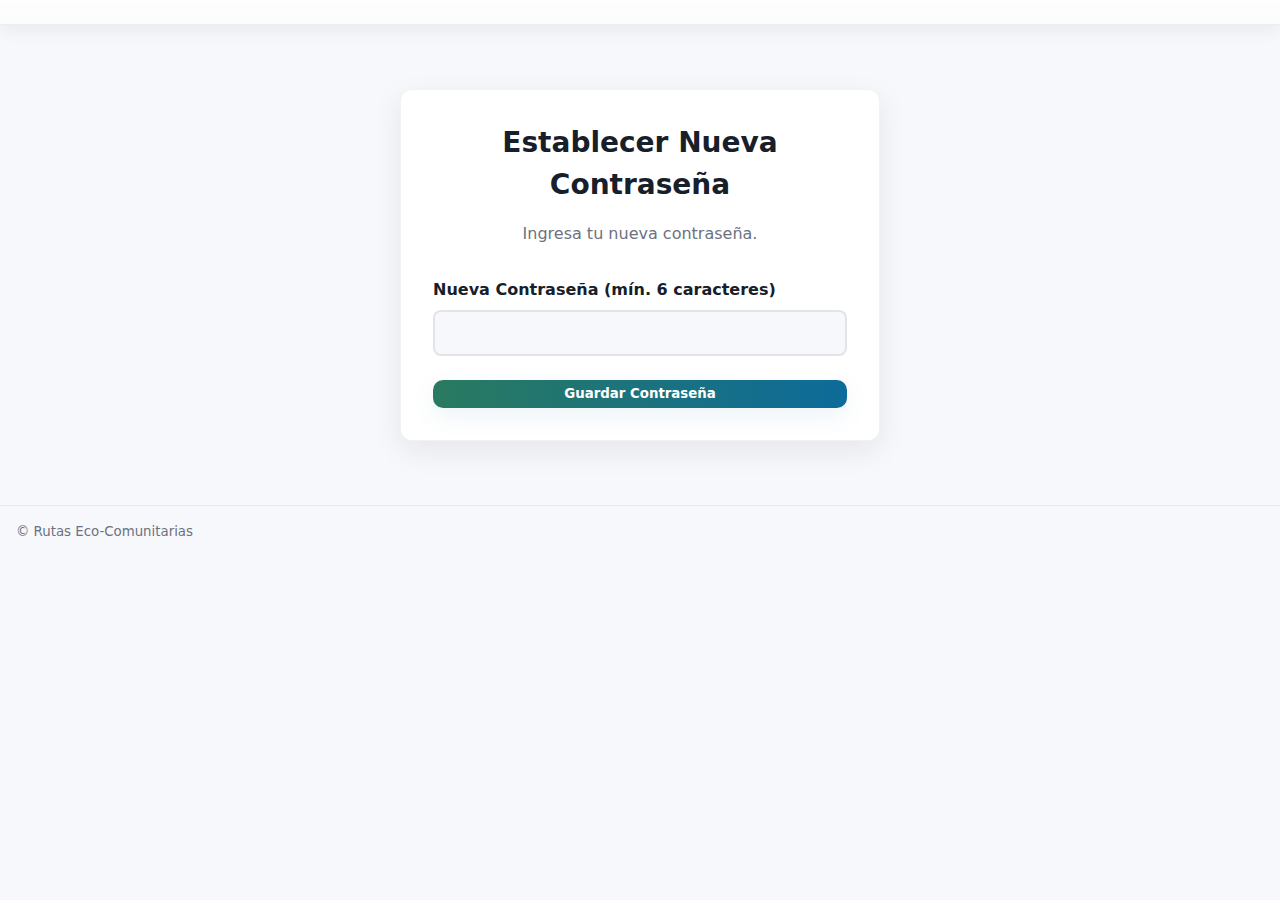
<file: pages/reset.html>
<!doctype html>
<html lang="es">
<head>
  <meta charset="utf-8">
  <meta name="viewport" content="width=device-width,initial-scale=1">
  <title>Restablecer Contraseña — Rutas Eco-Comunitarias</title>
  <link rel="stylesheet" href="/src/styles.css">
  
  <script>
    (function() {
      const contrasteGuardado = localStorage.getItem('contrasteAlto');
      if (contrasteGuardado === 'true') {
        document.documentElement.setAttribute('data-contraste', 'alto');
      }
    })();
  </script>
</head>

<body>
  <header class="cabecera">
    </header>

  <main class="contenido">
    <div class="auth-container">
      <form id="form-reset" class="auth-form">
        <h2 class="auth-titulo">Establecer Nueva Contraseña</h2>
        <p class="auth-descripcion" id="auth-info">Ingresa tu nueva contraseña.</p>
        
        <div id="auth-error" class="auth-error" style="display: none;"></div>
        <div id="auth-success" class="auth-success" style="display: none;"></div>

        <div class="formulario-grupo">
          <label for="password">Nueva Contraseña (mín. 6 caracteres)</label>
          <input type="password" id="password" name="password" required autocomplete="new-password" minlength="6"  >
        </div>
        
        <button type="submit" class="boton primario" style="width: 100%;">Guardar Contraseña</button>
      </form>
    </div>
  </main>

  <footer class="pie">
    <small>© <span id="ano"></span> <span data-i18n="footer.derechos">Rutas Eco-Comunitarias</span></small>
  </footer>
  
  <div id="modal-accesibilidad" class="modal" role="dialog" aria-labelledby="modal-accesibilidad-titulo" aria-hidden="true">
    </div>

  <script type="module">
    import { inicializarTema, actualizarAnio, inicializarMenu } from "/src/scripts/comunes.ts";
    import { inicializarIdiomas, inicializarAccesibilidad } from "/src/scripts/idiomas.js";
    import { supabase } from "/src/services/supabase.js";

    document.addEventListener("DOMContentLoaded", () => {
      inicializarTema();
      actualizarAnio();
      inicializarMenu();
      inicializarIdiomas();
      inicializarAccesibilidad();
      
      document.getElementById('form-reset').addEventListener('submit', handleReset);
    });

    async function handleReset(e) {
      e.preventDefault();
      const errorDiv = document.getElementById('auth-error');
      const successDiv = document.getElementById('auth-success');
      const submitButton = e.target.querySelector('button[type="submit"]');
      const newPassword = document.getElementById('password').value;

      errorDiv.style.display = 'none';
      successDiv.style.display = 'none';
      submitButton.disabled = true;

      try {
        // Supabase detecta automáticamente el token de reseteo desde la URL
        const { error } = await supabase.auth.updateUser({
          password: newPassword
        });

        if (error) {
          throw error;
        }

        successDiv.textContent = '¡Contraseña actualizada con éxito! Redirigiendo a inicio de sesión...';
        successDiv.style.display = 'block';

        // Redirigir a login después de 3 segundos
        setTimeout(() => {
          window.location.href = '/pages/login.html';
        }, 3000);

      } catch (error) {
        console.error('Error al resetear:', error.message);
        errorDiv.textContent = 'Error: ' + error.message;
        errorDiv.style.display = 'block';
        submitButton.disabled = false;
      }
    }
  </script>
</body>
</html>
</file>
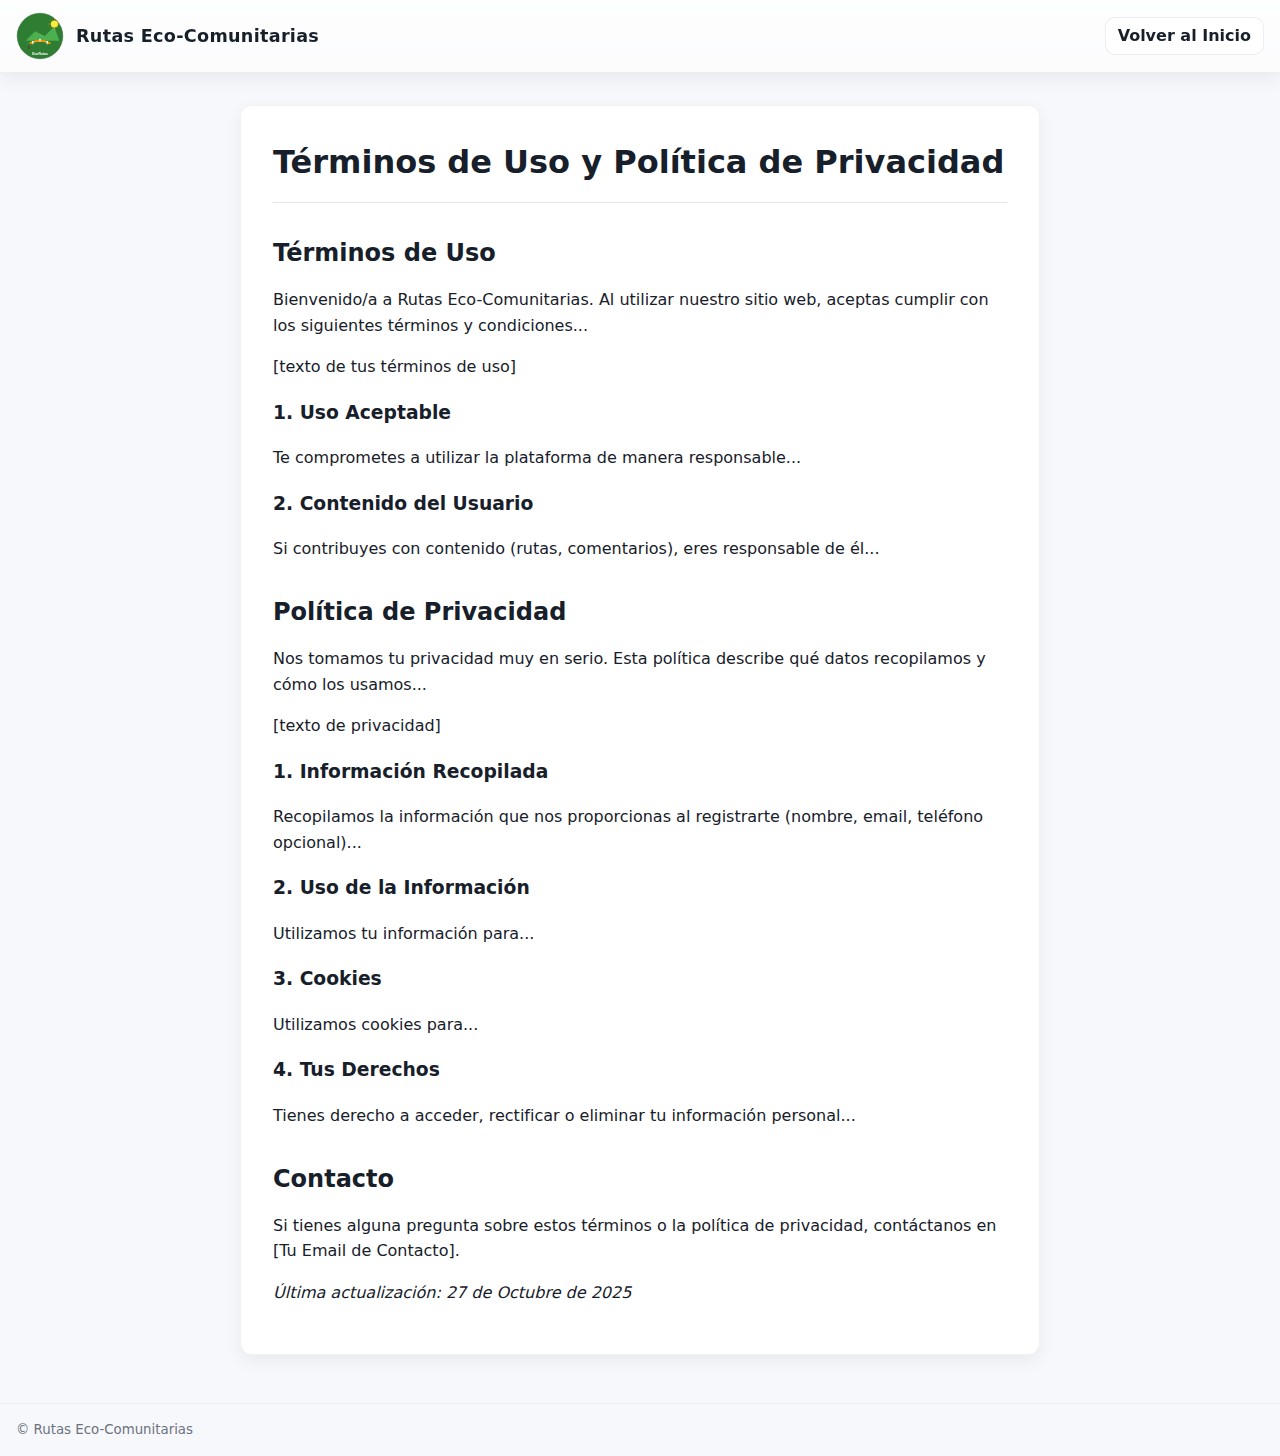
<file: pages/terminos.html>
<!doctype html>
<html lang="es">
<head>
  <meta charset="utf-8">
  <meta name="viewport" content="width=device-width,initial-scale=1">
  <title>Términos y Política de Privacidad — Rutas Eco-Comunitarias</title>
  <link rel="stylesheet" href="/src/styles.css">
  
  <script>
    (function() {
      const contrasteGuardado = localStorage.getItem('contrasteAlto');
      if (contrasteGuardado === 'true') {
        document.documentElement.setAttribute('data-contraste', 'alto');
      }
    })();
  </script>
  <style>
    /* Estilos básicos para el contenido de términos */
    .terminos-container {
      max-width: 800px;
      margin: 2rem auto;
      padding: 2rem;
      background: var(--card);
      border-radius: var(--radius);
      box-shadow: var(--shadow-sm);
      border: 1px solid rgba(0,0,0,0.05);
    }
    :root[data-contraste="alto"] .terminos-container {
      border-color: rgba(255,255,255,0.1);
    }
    .terminos-container h1 {
      margin-top: 0;
      margin-bottom: 1.5rem;
      border-bottom: 1px solid rgba(0,0,0,0.1);
      padding-bottom: 1rem;
    }
    :root[data-contraste="alto"] .terminos-container h1 {
       border-bottom-color: rgba(255,255,255,0.1);
    }
    .terminos-container h2 {
      margin-top: 2rem;
      margin-bottom: 1rem;
    }
    .terminos-container p {
      line-height: 1.6;
      margin-bottom: 1rem;
    }
  </style>
</head>

<body>
  <header class="cabecera">
    <div class="cabecera__izq">
      <img src="/src/logo-placeholder.svg" alt="Logo Plataforma" class="logo">
      <h1 class="nombre-sistema">Rutas Eco-Comunitarias</h1>
    </div>
    <div class="cabecera__der">
        <a href="/index.html" class="boton">Volver al Inicio</a>
    </div>
  </header>

  <main class="contenido">
    <div class="terminos-container">
      <h1>Términos de Uso y Política de Privacidad</h1>

      <h2>Términos de Uso</h2>
      <p>Bienvenido/a a Rutas Eco-Comunitarias. Al utilizar nuestro sitio web, aceptas cumplir con los siguientes términos y condiciones...</p>
      <p>[texto de tus términos de uso]</p>
      
      <h3>1. Uso Aceptable</h3>
      <p>Te comprometes a utilizar la plataforma de manera responsable...</p>

      <h3>2. Contenido del Usuario</h3>
      <p>Si contribuyes con contenido (rutas, comentarios), eres responsable de él...</p>

      <h2>Política de Privacidad</h2>
      <p>Nos tomamos tu privacidad muy en serio. Esta política describe qué datos recopilamos y cómo los usamos...</p>
      <p>[texto de privacidad]</p>

      <h3>1. Información Recopilada</h3>
      <p>Recopilamos la información que nos proporcionas al registrarte (nombre, email, teléfono opcional)...</p>

      <h3>2. Uso de la Información</h3>
      <p>Utilizamos tu información para...</p>

      <h3>3. Cookies</h3>
      <p>Utilizamos cookies para...</p>

      <h3>4. Tus Derechos</h3>
      <p>Tienes derecho a acceder, rectificar o eliminar tu información personal...</p>

      <h2>Contacto</h2>
      <p>Si tienes alguna pregunta sobre estos términos o la política de privacidad, contáctanos en [Tu Email de Contacto].</p>

      <p><em>Última actualización: 27 de Octubre de 2025</em></p>
    </div>
  </main>

  <footer class="pie">
    <small>© <span id="ano"></span> <span data-i18n="footer.derechos">Rutas Eco-Comunitarias</span></small>
  </footer>

  <script type="module">
    // Script básico para actualizar el año en el pie de página
    import { actualizarAnio } from "/src/scripts/comunes.ts";
    document.addEventListener("DOMContentLoaded", () => {
      actualizarAnio();
      // Aplica tema si es necesario
      const contrasteGuardado = localStorage.getItem('contrasteAlto');
      if (contrasteGuardado === 'true') {
        document.documentElement.setAttribute('data-contraste', 'alto');
      }
    });
  </script>
</body>
</html>
</file>
<file: src/styles.css>
/* =========================================================
   RUTAS ECO-COMUNITARIAS — styles.css
   Versión mejorada y documentada — Octubre 2025
   =========================================================
   Este archivo define el estilo base del sistema web.
   Incluye:
   - Variables de tema (modo claro y oscuro)
   - Estilos globales y de accesibilidad
   - Cabecera, navegación, tarjetas, botones y pie de página
   - Diseño responsivo
   ========================================================= */

/* ---------------------------------------------------------
   🎨 VARIABLES DE TEMA (modo claro por defecto)
   --------------------------------------------------------- */
:root {
  --bg: #f7f8fb;                 /* Fondo general claro */
  --card: #ffffff;               /* Fondo de tarjetas y secciones */
  --text: #17202a;               /* Color de texto principal */
  --muted: #6b7280;              /* Texto secundario */
  --primary: #2a7a5f;            /* Verde principal */
  --accent: #0d6b9a;             /* Azul complementario */
  --glass: rgba(255, 255, 255, 0.6);
  --radius: 12px;                /* Bordes redondeados globales */
  --btn-radius: 10px;
  --shadow-sm: 0 6px 18px rgba(16, 24, 40, 0.06);
  --shadow-md: 0 10px 30px rgba(16, 24, 40, 0.08);
  --gap: 1rem;                   /* Espaciado base */
  --font-sans: Inter, system-ui, -apple-system, "Segoe UI", Roboto, "Helvetica Neue", Arial;
  --base: 16px;                  /* Tamaño de fuente base */
}

/* ---------------------------------------------------------
   🌙 VARIABLES DE MODO OSCURO / ALTO CONTRASTE
   --------------------------------------------------------- */
:root[data-contraste="alto"] {
  --bg: #0e0f10;                 /* Fondo oscuro */
  --card: #1b1c1e;               /* Tarjetas oscuras */
  --text: #e4e8eb;               /* Texto claro */
  --muted: #a1a8af;              /* Texto gris suave */
  --primary: #3ecf8e;            /* Verde neón suave */
  --accent: #2bb673;             /* Verde intenso */
  --glass: rgba(20, 20, 20, 0.7);
  --shadow-sm: 0 6px 16px rgba(0, 0, 0, 0.55);
  --shadow-md: 0 10px 28px rgba(0, 0, 0, 0.65);
}
:root[data-contraste="alto"] body {
  background-color: var(--bg); /* sólido, no transparente */
  color: var(--text);
}

:root[data-contraste="alto"] .cabecera {
  background-color: var(--card); /* base sólida */
  background-image: linear-gradient(180deg, rgba(20,20,20,0.6), rgba(20,20,20,0.45));
  border-bottom: 1px solid rgba(255,255,255,0.04);
}

/* ---------------------------------------------------------
   🔧 RESETEO GLOBAL Y BASE TIPOGRÁFICA
   --------------------------------------------------------- */
* { box-sizing: border-box; }
html, body {
  height: 100%;
  margin: 0;
  font-family: var(--font-sans);
  font-size: var(--base);
  line-height: 1.5;
  background: var(--bg);
  color: var(--text);
  -webkit-font-smoothing: antialiased;
}
a { color: inherit; text-decoration: none; }
img { max-width: 100%; height: auto; display: block; }
ul { list-style: none; padding: 0; margin: 0; }
button { font-family: inherit; cursor: pointer; }

/* Enfoque accesible */
:focus {
  outline: 3px solid rgba(42, 122, 95, 0.9); /* verde accesible */
  outline-offset: 3px;
  border-radius: 6px;
}


/* Contenedor general centrado */
.container {
  max-width: 1200px;
  margin-inline: auto;
  padding: 1rem;
}

/* ---------------------------------------------------------
   🧭 CABECERA (barra superior)
   --------------------------------------------------------- */
.cabecera {
  position: sticky;
  top: 0;
  z-index: 50;
  display: flex;
  justify-content: space-between;
  align-items: center;
  gap: var(--gap);
  padding: 0.75rem 1rem;
  background: linear-gradient(180deg, rgba(255,255,255,0.8), rgba(255,255,255,0.55));
  backdrop-filter: blur(6px);
  border-bottom: 1px solid rgba(0,0,0,0.06);
  box-shadow: var(--shadow-sm);
}

/* Cabecera en modo oscuro */
:root[data-contraste="alto"] .cabecera {
  background: linear-gradient(180deg, rgba(20,20,20,0.85), rgba(15,15,15,0.75));
  border-bottom: 1px solid rgba(255,255,255,0.08);
  box-shadow: var(--shadow-sm);
}

/* Lado izquierdo: logo + nombre */
.cabecera__izq {
  display: flex;
  align-items: center;
  gap: 0.75rem;
}
.logo {
  width: 48px;
  height: 48px;
  border-radius: 8px;
  object-fit: cover;
}
.nombre-sistema {
  font-size: 1.1rem;
  font-weight: 600;
  margin: 0;
  letter-spacing: 0.3px;
}

/* Lado derecho: botones de acción */
.cabecera__der {
  display: flex;
  align-items: center;
  gap: 0.5rem;
}

/* ---------------------------------------------------------
   🧩 MENÚ PRINCIPAL (barra horizontal siempre visible)
   --------------------------------------------------------- */
.menu-horizontal {
  flex: 1;
  display: flex;
  justify-content: center;
  align-items: center;
}

/* Lista de elementos */
.menu__lista--horizontal {
  display: flex;
  align-items: center;
  gap: 1.25rem;
  margin: 0;
  padding: 0;
  transition: opacity 0.2s ease, transform 0.2s ease;
}

/* Enlaces del menú */
.menu__item {
  display: inline-flex;
  align-items: center;
  gap: 0.4rem;
  padding: 0.45rem 0.8rem;
  border-radius: 9px;
  font-weight: 600;
  color: var(--text);
  transition: background 0.15s ease, color 0.15s ease, transform 0.15s ease;
}

/* Hover y foco */
.menu__item:hover,
.menu__item:focus {
  transform: translateY(-2px);
  background: linear-gradient(180deg, rgba(42,122,95,0.08), rgba(13,107,154,0.05));
  color: var(--primary);
  box-shadow: var(--shadow-sm);
}

/* Elemento activo */
.menu__item.activo {
  background: linear-gradient(90deg, var(--primary), var(--accent));
  color: #fff;
  box-shadow: 0 6px 20px rgba(42,122,95,0.18);
}

/* ---------------------------------------------------------
   🔘 BOTONES GENERALES
   --------------------------------------------------------- */
.boton {
  padding: 0.4rem 0.75rem;
  border-radius: var(--btn-radius);
  background: var(--card);
  border: 1px solid rgba(0,0,0,0.07);
  font-weight: 600;
  transition: transform 0.15s ease, box-shadow 0.15s ease;
}
.boton:hover {
  transform: translateY(-2px);
  box-shadow: var(--shadow-sm);
}

/* Botón principal (verde-azul) */
.primario {
  background: linear-gradient(90deg, var(--primary), var(--accent));
  color: #fff;
  border: 0;
  box-shadow: 0 8px 24px rgba(13,107,154,0.08);
}

/* Botón secundario */
.secundario {
  background: transparent;
  border: 1px solid rgba(0,0,0,0.08);
  color: var(--text);
}

/* Botones en modo oscuro */
:root[data-contraste="alto"] .boton {
  background: var(--card);
  border: 1px solid rgba(255,255,255,0.1);
  color: var(--text);
}
:root[data-contraste="alto"] .primario {
  background: linear-gradient(90deg, var(--primary), var(--accent));
  color: #000;
}
:root[data-contraste="alto"] .secundario {
  border-color: rgba(255,255,255,0.2);
}

/* ---------------------------------------------------------
   🏞️ CONTENIDO PRINCIPAL (hero y secciones)
   --------------------------------------------------------- */
.contenido { 
  padding: 0; 
  margin: 0;
}

/* ---------------------------------------------------------
   🎯 HERO SECTION MEJORADA
   --------------------------------------------------------- */
.hero {
  position: relative;
  min-height: 80vh;
  display: flex;
  align-items: center;
  overflow: hidden;
  background: linear-gradient(135deg, #2a7a5f 0%, #0d6b9a 100%);
}

.hero__fondo {
  position: absolute;
  top: 0;
  left: 0;
  right: 0;
  bottom: 0;
  background: linear-gradient(135deg, #2a7a5f 0%, #0d6b9a 100%);
  z-index: 1;
}

.hero__overlay {
  position: absolute;
  top: 0;
  left: 0;
  right: 0;
  bottom: 0;
  background: linear-gradient(135deg, rgba(42, 122, 95, 0.9) 0%, rgba(13, 107, 154, 0.8) 100%);
  z-index: 2;
}

.hero__contenido {
  position: relative;
  z-index: 3;
  max-width: 800px;
  margin: 0 auto;
  padding: 2rem;
  display: flex;
  justify-content: center;
  align-items: center;
  text-align: center;
}

.hero__texto {
  color: white;
}

.hero__titulo {
  text-align: center;
  font-size: 3.5rem;
  font-weight: 800;
  line-height: 1.1;
  margin: 0 0 1.5rem 0;
  letter-spacing: -0.02em;
}

.hero__destacado {
  display: block;
  background: linear-gradient(45deg, #3ecf8e, #2bb673);
  -webkit-background-clip: text;
  -webkit-text-fill-color: transparent;
  background-clip: text;
}

.hero__descripcion {
  text-align: center;
}

.hero__acciones {
  display: flex;
  gap: 1rem;
  flex-wrap: wrap;
}

.hero__btn {
  display: inline-flex;
  align-items: center;
  gap: 0.5rem;
  padding: 1rem 2rem;
  border-radius: 12px;
  font-weight: 600;
  font-size: 1.1rem;
  transition: all 0.3s ease;
  border: none;
  cursor: pointer;
  text-decoration: none;
  color: inherit;
}

.hero__btn--primario {
  display: block;
  margin: 0 auto;  /* ↑↓ 0 / ←→ auto */
  width: 200px;    /* Necesita un ancho definido */
  padding: 10px 20px;
  background: linear-gradient(45deg, #3ecf8e, #2bb673);
  color: #000;
  box-shadow: 0 8px 32px rgba(62, 207, 142, 0.3);
}

.hero__btn--primario:hover {
  transform: translateY(-2px);
  box-shadow: 0 12px 40px rgba(62, 207, 142, 0.4);
}

.hero__btn--secundario {
  background: rgba(255, 255, 255, 0.1);
  color: white;
  border: 2px solid rgba(255, 255, 255, 0.3);
  backdrop-filter: blur(10px);
}

.hero__btn--secundario:hover {
  background: rgba(255, 255, 255, 0.2);
  border-color: rgba(255, 255, 255, 0.5);
  transform: translateY(-2px);
}


/* Modo oscuro para hero */
:root[data-contraste="alto"] .hero {
  background: linear-gradient(135deg, #1a1a1a 0%, #2d2d2d 100%);
}

:root[data-contraste="alto"] .hero__overlay {
  background: linear-gradient(135deg, rgba(26, 26, 26, 0.9) 0%, rgba(45, 45, 45, 0.8) 100%);
}

:root[data-contraste="alto"] .busqueda-rapida {
  background: var(--card);
  border-top: 1px solid rgba(255, 255, 255, 0.1);
}

/* ---------------------------------------------------------
   🗺️ TARJETAS DE RUTAS Y NOVEDADES
   --------------------------------------------------------- */
.lista-novedades, #lista-rutas {
  margin-top: 1rem;
  display: grid;
  gap: 0.85rem;
  grid-template-columns: repeat(auto-fit, minmax(240px, 1fr));
}

/* Tarjeta base */
.novedad, .tarjeta-ruta {
  background: var(--card);
  border-radius: var(--radius);
  padding: 0.9rem;
  border: 1px solid rgba(0,0,0,0.05);
  box-shadow: var(--shadow-sm);
}

/* En modo oscuro */
:root[data-contraste="alto"] .novedad,
:root[data-contraste="alto"] .tarjeta-ruta {
  background: var(--card);
  border-color: rgba(255,255,255,0.08);
  box-shadow: var(--shadow-sm);
}

/* Tarjeta de ruta con imagen */
.tarjeta-ruta {
  display: flex;
  gap: 0.75rem;
  align-items: flex-start;
}
.tarjeta-ruta img {
  width: 120px;
  height: 80px;
  object-fit: cover;
  border-radius: 8px;
}
.tarjeta-ruta .info { flex: 1; }

/* Texto secundario */
.novedad small, .meta {
  color: var(--muted);
  font-size: 0.875rem;
}

/* ---------------------------------------------------------
   ⚓ PIE DE PÁGINA
   --------------------------------------------------------- */
.pie {
  margin-top: 3rem;
  border-top: 1px solid rgba(0,0,0,0.05);
  padding: 1rem;
  display: flex;
  justify-content: space-between;
  align-items: center;
  flex-wrap: wrap;
  gap: 1rem;
  background: transparent;
}
.pie small { color: var(--muted); }

/* Pie en modo oscuro */
:root[data-contraste="alto"] .pie {
  border-top: 1px solid rgba(255,255,255,0.1);
  background: rgba(15,15,15,0.9);
}

/* ---------------------------------------------------------
   ♿ ACCESIBILIDAD
   --------------------------------------------------------- */
.tamano-letra--grande {
  font-size: 1.125rem !important;
}

/* Enlaces en modo oscuro */
:root[data-contraste="alto"] a:hover {
  color: var(--primary);
}






/* ---------------------------------------------------------
   📱 DISEÑO RESPONSIVO
   --------------------------------------------------------- */
@media (max-width: 980px) {
  .hero__titulo {
    font-size: 2.5rem;
  }
  
  .menu__lista--horizontal { gap: 0.9rem; }
}

@media (max-width: 800px) {
  .hero {
    min-height: 70vh;
  }
  
  .hero__contenido {
    padding: 1.5rem;
  }
  
  .hero__titulo {
    text-align: center;
    font-size: 2rem;
  }
  
  .hero__descripcion {
    font-size: 1.2rem;
    text-align: center;
  }
  
  .hero__acciones {
    justify-content: center;
    display: flex;
  }
  
  .hero__btn {
    padding: 0.8rem 1.5rem;
    font-size: 1rem;
  }
  
  .menu__lista--horizontal {
    flex-wrap: wrap;
    justify-content: center;
  }
  .cabecera { padding: 0.6rem 0.8rem; }
}

@media (max-width: 600px) {
  .hero__titulo {
    font-size: 1.8rem;
  }
  
  .hero__acciones {
    justify-content: center;
    display: flex;
  }
  
  .hero__btn {
    width: 100%;
    max-width: 250px;
  }
}

/* ---------------------------------------------------------
   🗺️ ESTILOS ESPECÍFICOS PARA PÁGINA DE RUTAS
   --------------------------------------------------------- */

/* Hero específico para rutas */
.hero--rutas {
  min-height: 50vh;
  background: linear-gradient(135deg, #2a7a5f 0%, #0d6b9a 100%);
}

.hero--rutas .hero__titulo {
  font-size: 2.5rem;
  margin-bottom: 1rem;
}

.hero--rutas .hero__descripcion {
  font-size: 1.1rem;
  max-width: 600px;
  margin: 0 auto;
}

/* Sección de filtros */
.filtros-seccion {
  background: var(--card);
  border-bottom: 1px solid rgba(0,0,0,0.05);
  padding: 2rem 0;
  margin-bottom: 2rem;
}

.filtros-contenedor {
  max-width: 1000px;
  margin: 0 auto;
  padding: 0 1rem;
}

/* Barra de búsqueda */
.busqueda-contenedor {
  margin-bottom: 2rem;
}

.busqueda-input {
  position: relative;
  display: flex;
  align-items: center;
  max-width: 600px;
  margin: 0 auto;
}

.busqueda-icono {
  position: absolute;
  left: 1rem;
  color: var(--muted);
  z-index: 2;
}

.busqueda-input input {
  width: 100%;
  padding: 1rem 1rem 1rem 3rem;
  border: 2px solid rgba(0,0,0,0.08);
  border-radius: 12px;
  font-size: 1rem;
  background: var(--card);
  transition: border-color 0.2s ease, box-shadow 0.2s ease;
}

.busqueda-input input:focus {
  outline: none;
  border-color: var(--primary);
  box-shadow: 0 0 0 3px rgba(42, 122, 95, 0.1);
}

.boton--buscar {
  position: absolute;
  right: 0.5rem;
  padding: 0.5rem;
  background: var(--primary);
  color: white;
  border: none;
  border-radius: 8px;
  cursor: pointer;
  transition: background 0.2s ease;
}

.boton--buscar:hover {
  background: var(--accent);
}

/* Sugerencias de búsqueda */
.sugerencias-busqueda {
  position: absolute;
  top: 100%;
  left: 0;
  right: 0;
  background: var(--card);
  border: 1px solid rgba(0,0,0,0.1);
  border-radius: 0 0 12px 12px;
  box-shadow: var(--shadow-md);
  z-index: 100;
  max-height: 300px;
  overflow-y: auto;
}

.sugerencias-lista {
  padding: 0.5rem 0;
}

.sugerencia-item {
  display: flex;
  align-items: center;
  gap: 0.75rem;
  padding: 0.75rem 1rem;
  cursor: pointer;
  transition: background 0.2s ease;
  border-bottom: 1px solid rgba(0,0,0,0.05);
}

.sugerencia-item:hover {
  background: rgba(42, 122, 95, 0.05);
}

.sugerencia-item:last-child {
  border-bottom: none;
}

.sugerencia-icono {
  width: 16px;
  height: 16px;
  color: var(--muted);
  flex-shrink: 0;
}

.sugerencia-contenido {
  flex: 1;
}

.sugerencia-nombre {
  font-weight: 600;
  color: var(--text);
  margin: 0 0 0.25rem 0;
}

.sugerencia-descripcion {
  font-size: 0.875rem;
  color: var(--muted);
  margin: 0;
}

.sugerencia-meta {
  display: flex;
  align-items: center;
  gap: 0.5rem;
  font-size: 0.75rem;
  color: var(--muted);
}

.sugerencia-badge {
  padding: 0.125rem 0.5rem;
  border-radius: 12px;
  font-size: 0.75rem;
  font-weight: 600;
  text-transform: uppercase;
}

.sugerencia-badge--facil {
  background: rgba(34, 197, 94, 0.1);
  color: #16a34a;
}

.sugerencia-badge--media {
  background: rgba(251, 191, 36, 0.1);
  color: #d97706;
}

.sugerencia-badge--dificil {
  background: rgba(239, 68, 68, 0.1);
  color: #dc2626;
}

/* Sin sugerencias */
.sin-sugerencias {
  padding: 1rem;
  text-align: center;
  color: var(--muted);
  font-size: 0.9rem;
}

/* Modo oscuro para sugerencias */
:root[data-contraste="alto"] .sugerencias-busqueda {
  background: var(--card);
  border-color: rgba(255,255,255,0.1);
}

:root[data-contraste="alto"] .sugerencia-item {
  border-bottom-color: rgba(255,255,255,0.05);
}

:root[data-contraste="alto"] .sugerencia-item:hover {
  background: rgba(42, 122, 95, 0.1);
}

/* Grid de filtros */
.filtros-grid {
  display: grid;
  grid-template-columns: repeat(auto-fit, minmax(200px, 1fr));
  gap: 1rem;
  margin-bottom: 1.5rem;
}

.filtro-grupo {
  display: flex;
  flex-direction: column;
  gap: 0.5rem;
}

.filtro-grupo label {
  font-weight: 600;
  color: var(--text);
  font-size: 0.9rem;
}

.filtro-select {
  padding: 0.75rem;
  border: 2px solid rgba(0,0,0,0.08);
  border-radius: 8px;
  background: var(--card);
  font-size: 0.9rem;
  transition: border-color 0.2s ease;
}

.filtro-select:focus {
  outline: none;
  border-color: var(--primary);
}

.filtros-acciones {
  display: flex;
  gap: 1rem;
  justify-content: center;
  flex-wrap: wrap;
}

/* Sección de rutas */
.rutas-seccion {
  padding: 2rem 0;
}

.rutas-header {
  display: flex;
  justify-content: space-between;
  align-items: center;
  margin-bottom: 2rem;
  flex-wrap: wrap;
  gap: 1rem;
}

.rutas-header h2 {
  margin: 0;
  color: var(--text);
}

.rutas-contador {
  color: var(--muted);
  font-size: 0.9rem;
}

/* Lista de rutas */
.lista-rutas {
  display: grid;
  grid-template-columns: repeat(auto-fill, minmax(350px, 1fr));
  gap: 1.5rem;
  margin-top: 1rem;
}

/* Tarjetas de ruta mejoradas */
.tarjeta-ruta {
  background: var(--card);
  border-radius: var(--radius);
  overflow: hidden;
  box-shadow: var(--shadow-sm);
  border: 1px solid rgba(0,0,0,0.05);
  transition: transform 0.2s ease, box-shadow 0.2s ease;
  display: flex;
  flex-direction: column;
}

.tarjeta-ruta:hover {
  transform: translateY(-4px);
  box-shadow: var(--shadow-md);
}

.tarjeta-ruta__imagen {
  position: relative;
  height: 200px;
  overflow: hidden;
}

.tarjeta-ruta__imagen img {
  width: 100%;
  height: 100%;
  object-fit: cover;
  transition: transform 0.3s ease;
}

.tarjeta-ruta:hover .tarjeta-ruta__imagen img {
  transform: scale(1.05);
}

.tarjeta-ruta__badges {
  position: absolute;
  top: 1rem;
  right: 1rem;
  display: flex;
  flex-direction: column;
  gap: 0.5rem;
}

.badge {
  padding: 0.25rem 0.75rem;
  border-radius: 20px;
  font-size: 0.75rem;
  font-weight: 600;
  text-transform: uppercase;
  letter-spacing: 0.5px;
}

.badge--facil {
  background: rgba(34, 197, 94, 0.1);
  color: #16a34a;
}

.badge--media {
  background: rgba(251, 191, 36, 0.1);
  color: #d97706;
}

.badge--dificil {
  background: rgba(239, 68, 68, 0.1);
  color: #dc2626;
}

.badge--duracion {
  background: rgba(59, 130, 246, 0.1);
  color: #2563eb;
}

.tarjeta-ruta__contenido {
  padding: 1.5rem;
  flex: 1;
  display: flex;
  flex-direction: column;
}

.tarjeta-ruta__titulo {
  margin: 0 0 0.75rem 0;
  font-size: 1.25rem;
  font-weight: 700;
  color: var(--text);
  line-height: 1.3;
}

.tarjeta-ruta__descripcion {
  margin: 0 0 1rem 0;
  color: var(--muted);
  line-height: 1.5;
  flex: 1;
}

.tarjeta-ruta__meta {
  display: flex;
  flex-direction: column;
  gap: 0.5rem;
  margin-bottom: 1.5rem;
}

.meta-item {
  display: flex;
  align-items: center;
  gap: 0.5rem;
  color: var(--muted);
  font-size: 0.9rem;
}

.meta-item svg {
  flex-shrink: 0;
}

.tarjeta-ruta__acciones {
  display: flex;
  gap: 0.75rem;
  margin-top: auto;
}

.tarjeta-ruta__acciones .boton {
  flex: 1;
  justify-content: center;
  display: flex;
  align-items: center;
  gap: 0.5rem;
  padding: 0.75rem 1rem;
  font-size: 0.9rem;
}

/* Estado de carga */
.cargando {
  display: flex;
  flex-direction: column;
  align-items: center;
  justify-content: center;
  padding: 3rem;
  color: var(--muted);
}

.cargando-spinner {
  width: 40px;
  height: 40px;
  border: 3px solid rgba(42, 122, 95, 0.1);
  border-top: 3px solid var(--primary);
  border-radius: 50%;
  animation: spin 1s linear infinite;
  margin-bottom: 1rem;
}

@keyframes spin {
  0% { transform: rotate(0deg); }
  100% { transform: rotate(360deg); }
}

/* Sin resultados */
.sin-resultados {
  grid-column: 1 / -1;
  display: flex;
  flex-direction: column;
  align-items: center;
  justify-content: center;
  padding: 3rem;
  text-align: center;
  color: var(--muted);
}

.sin-resultados svg {
  margin-bottom: 1rem;
  opacity: 0.5;
}

.sin-resultados h3 {
  margin: 0 0 0.5rem 0;
  color: var(--text);
}

/* Modal de vista previa */
.modal {
  position: fixed;
  top: 0;
  left: 0;
  right: 0;
  bottom: 0;
  z-index: 1000;
  display: none;
  align-items: center;
  justify-content: center;
  padding: 1rem;
}

.modal__overlay {
  position: absolute;
  top: 0;
  left: 0;
  right: 0;
  bottom: 0;
  background: rgba(0, 0, 0, 0.5);
  backdrop-filter: blur(4px);
}

.modal__contenido {
  position: relative;
  background: var(--card);
  border-radius: var(--radius);
  max-width: 800px;
  width: 100%;
  max-height: 90vh;
  overflow-y: auto;
  box-shadow: var(--shadow-md);
  animation: modalSlideIn 0.3s ease;
}

@keyframes modalSlideIn {
  from {
    opacity: 0;
    transform: translateY(-20px) scale(0.95);
  }
  to {
    opacity: 1;
    transform: translateY(0) scale(1);
  }
}

.modal__header {
  display: flex;
  justify-content: space-between;
  align-items: center;
  padding: 1.5rem;
  border-bottom: 1px solid rgba(0,0,0,0.05);
}

.modal__titulo {
  margin: 0;
  font-size: 1.5rem;
  font-weight: 700;
  color: var(--text);
}

.modal__cerrar {
  background: none;
  border: none;
  padding: 0.5rem;
  border-radius: 6px;
  cursor: pointer;
  color: var(--muted);
  transition: background 0.2s ease, color 0.2s ease;
}

.modal__cerrar:hover {
  background: rgba(0,0,0,0.05);
  color: var(--text);
}

.modal__body {
  padding: 1.5rem;
}

/* Detalle de ruta en modal */
.ruta-detalle {
  display: grid;
  grid-template-columns: 1fr 1fr;
  gap: 2rem;
  margin-bottom: 2rem;
}

.ruta-imagen {
  position: relative;
  border-radius: 8px;
  overflow: hidden;
}

.ruta-imagen__img {
  width: 100%;
  height: 200px;
  object-fit: cover;
}

.ruta-badges {
  position: absolute;
  top: 1rem;
  right: 1rem;
  display: flex;
  flex-direction: column;
  gap: 0.5rem;
}

.ruta-info {
  display: flex;
  flex-direction: column;
  gap: 1rem;
}

.ruta-nombre {
  margin: 0;
  font-size: 1.5rem;
  font-weight: 700;
  color: var(--text);
}

.ruta-descripcion {
  margin: 0;
  color: var(--muted);
  line-height: 1.6;
}

.ruta-meta {
  display: flex;
  flex-direction: column;
  gap: 0.75rem;
}

/* Mapa en modal */
.ruta-mapa {
  margin-bottom: 2rem;
}

.ruta-mapa h5 {
  margin: 0 0 1rem 0;
  font-size: 1.1rem;
  font-weight: 600;
  color: var(--text);
}

.mapa-contenedor {
  height: 200px;
  border-radius: 8px;
  overflow: hidden;
  border: 1px solid rgba(0,0,0,0.05);
}

.mapa-placeholder {
  height: 100%;
  display: flex;
  flex-direction: column;
  align-items: center;
  justify-content: center;
  background: linear-gradient(135deg, #f8fafc 0%, #e2e8f0 100%);
  color: var(--muted);
  text-align: center;
}

.mapa-placeholder svg {
  margin-bottom: 0.5rem;
  opacity: 0.6;
}

.mapa-placeholder p {
  margin: 0 0 0.25rem 0;
  font-weight: 600;
}

.mapa-placeholder small {
  font-size: 0.8rem;
}

/* Puntos ecológicos */
.puntos-eco h5 {
  margin: 0 0 1rem 0;
  font-size: 1.1rem;
  font-weight: 600;
  color: var(--text);
}

.puntos-lista {
  display: grid;
  grid-template-columns: repeat(auto-fit, minmax(200px, 1fr));
  gap: 1rem;
}

.punto-eco {
  background: rgba(42, 122, 95, 0.05);
  padding: 1rem;
  border-radius: 8px;
  border-left: 4px solid var(--primary);
}

.punto-eco h6 {
  margin: 0 0 0.5rem 0;
  font-size: 1rem;
  font-weight: 600;
  color: var(--text);
}

.punto-eco p {
  margin: 0;
  font-size: 0.9rem;
  color: var(--muted);
  line-height: 1.4;
}

.modal__footer {
  display: flex;
  gap: 1rem;
  padding: 1.5rem;
  border-top: 1px solid rgba(0,0,0,0.05);
  justify-content: flex-end;
  flex-wrap: wrap;
}

.modal__footer .boton {
  display: flex;
  align-items: center;
  gap: 0.5rem;
  padding: 0.75rem 1.5rem;
  font-size: 0.9rem;
}

/* Modo oscuro para rutas */
:root[data-contraste="alto"] .filtros-seccion {
  background: var(--card);
  border-bottom-color: rgba(255,255,255,0.1);
}

:root[data-contraste="alto"] .busqueda-input input {
  background: var(--card);
  border-color: rgba(255,255,255,0.1);
  color: var(--text);
}

:root[data-contraste="alto"] .busqueda-input input:focus {
  border-color: var(--primary);
}

:root[data-contraste="alto"] .filtro-select {
  background: var(--card);
  border-color: rgba(255,255,255,0.1);
  color: var(--text);
}

:root[data-contraste="alto"] .tarjeta-ruta {
  background: var(--card);
  border-color: rgba(255,255,255,0.1);
}

:root[data-contraste="alto"] .modal__contenido {
  background: var(--card);
}

:root[data-contraste="alto"] .modal__header {
  border-bottom-color: rgba(255,255,255,0.1);
}

:root[data-contraste="alto"] .modal__footer {
  border-top-color: rgba(255,255,255,0.1);
}

:root[data-contraste="alto"] .mapa-contenedor {
  border-color: rgba(255,255,255,0.1);
}

:root[data-contraste="alto"] .mapa-placeholder {
  background: linear-gradient(135deg, #1a1a1a 0%, #2d2d2d 100%);
}

/* Responsive para rutas */
@media (max-width: 768px) {
  .filtros-grid {
    grid-template-columns: 1fr;
  }
  
  .lista-rutas {
    grid-template-columns: 1fr;
  }
  
  .ruta-detalle {
    grid-template-columns: 1fr;
  }
  
  .modal__footer {
    flex-direction: column;
  }
  
  .modal__footer .boton {
    width: 100%;
    justify-content: center;
  }
}

@media (max-width: 480px) {
  .filtros-contenedor {
    padding: 0 0.5rem;
  }
  
  .tarjeta-ruta__acciones {
    flex-direction: column;
  }
  
  .puntos-lista {
    grid-template-columns: 1fr;
  }
}

/* ---------------------------------------------------------
   📰 ESTILOS PARA PÁGINA DE NOVEDADES
   --------------------------------------------------------- */

/* Hero específico para novedades */
.hero--novedades {
  min-height: 50vh;
  background: linear-gradient(135deg, #2a7a5f 0%, #0d6b9a 100%);
}

.hero--novedades .hero__titulo {
  font-size: 2.5rem;
  margin-bottom: 1rem;
}

.hero--novedades .hero__descripcion {
  font-size: 1.1rem;
  max-width: 600px;
  margin: 0 auto;
}

/* Sección de ecoturismo */
.ecoturismo-seccion {
  padding: 4rem 0;
  background: var(--card);
}

.ecoturismo-contenido {
  display: grid;
  grid-template-columns: 1fr 1fr;
  gap: 3rem;
  align-items: center;
}

.ecoturismo-texto h2 {
  margin: 0 0 1.5rem 0;
  font-size: 2rem;
  color: var(--text);
}

.ecoturismo-descripcion {
  font-size: 1.1rem;
  line-height: 1.6;
  color: var(--muted);
  margin-bottom: 2rem;
}

.ecoturismo-beneficios h3 {
  margin: 0 0 1.5rem 0;
  font-size: 1.5rem;
  color: var(--text);
}

.beneficios-grid {
  display: grid;
  grid-template-columns: repeat(auto-fit, minmax(200px, 1fr));
  gap: 1.5rem;
}

.beneficio-item {
  text-align: center;
  padding: 1.5rem;
  background: rgba(42, 122, 95, 0.05);
  border-radius: 12px;
  transition: transform 0.2s ease;
}

.beneficio-item:hover {
  transform: translateY(-4px);
}

.beneficio-icono {
  width: 48px;
  height: 48px;
  margin: 0 auto 1rem;
  color: var(--primary);
}

.beneficio-item h4 {
  margin: 0 0 0.5rem 0;
  font-size: 1.1rem;
  color: var(--text);
}

.beneficio-item p {
  margin: 0;
  font-size: 0.9rem;
  color: var(--muted);
}

.ecoturismo-imagen {
  border-radius: 12px;
  overflow: hidden;
  box-shadow: var(--shadow-md);
}

.ecoturismo-imagen img {
  width: 100%;
  height: 400px;
  object-fit: cover;
}

/* Rutas destacadas */
.rutas-destacadas {
  padding: 4rem 0;
  background: var(--bg);
}

.rutas-destacadas-header {
  text-align: center;
  margin-bottom: 3rem;
}

.rutas-destacadas-header h2 {
  margin: 0 0 1rem 0;
  font-size: 2rem;
  color: var(--text);
}

.rutas-destacadas-header p {
  font-size: 1.1rem;
  color: var(--muted);
}

.lista-rutas-destacadas {
  display: grid;
  grid-template-columns: repeat(auto-fit, minmax(350px, 1fr));
  gap: 2rem;
}

.ruta-destacada {
  background: var(--card);
  border-radius: 12px;
  overflow: hidden;
  box-shadow: var(--shadow-sm);
  transition: transform 0.2s ease, box-shadow 0.2s ease;
}

.ruta-destacada:hover {
  transform: translateY(-4px);
  box-shadow: var(--shadow-md);
}

.ruta-destacada__imagen {
  position: relative;
  height: 200px;
  overflow: hidden;
}

.ruta-destacada__imagen img {
  width: 100%;
  height: 100%;
  object-fit: cover;
  transition: transform 0.3s ease;
}

.ruta-destacada:hover .ruta-destacada__imagen img {
  transform: scale(1.05);
}

.ruta-destacada__badge {
  position: absolute;
  top: 1rem;
  right: 1rem;
}

.ruta-destacada__contenido {
  padding: 1.5rem;
}

.ruta-destacada__contenido h3 {
  margin: 0 0 0.75rem 0;
  font-size: 1.25rem;
  color: var(--text);
}

.ruta-destacada__contenido p {
  margin: 0 0 1rem 0;
  color: var(--muted);
  line-height: 1.5;
}

.ruta-destacada__meta {
  display: flex;
  flex-wrap: wrap;
  gap: 1rem;
  margin-bottom: 1.5rem;
  font-size: 0.9rem;
  color: var(--muted);
}

/* Noticias */
.noticias-seccion {
  padding: 4rem 0;
  background: var(--card);
}

.noticias-seccion h2 {
  text-align: center;
  margin: 0 0 3rem 0;
  font-size: 2rem;
  color: var(--text);
}

.noticias-grid {
  display: grid;
  grid-template-columns: repeat(auto-fit, minmax(300px, 1fr));
  gap: 2rem;
}

.noticia-card {
  background: var(--card);
  border-radius: 12px;
  overflow: hidden;
  box-shadow: var(--shadow-sm);
  transition: transform 0.2s ease, box-shadow 0.2s ease;
}

.noticia-card:hover {
  transform: translateY(-4px);
  box-shadow: var(--shadow-md);
}

.noticia-imagen {
  height: 200px;
  overflow: hidden;
}

.noticia-imagen img {
  width: 100%;
  height: 100%;
  object-fit: cover;
  transition: transform 0.3s ease;
}

.noticia-card:hover .noticia-imagen img {
  transform: scale(1.05);
}

.noticia-contenido {
  padding: 1.5rem;
}

.noticia-fecha {
  font-size: 0.875rem;
  color: var(--muted);
  margin-bottom: 0.5rem;
}

.noticia-contenido h3 {
  margin: 0 0 0.75rem 0;
  font-size: 1.1rem;
  color: var(--text);
  line-height: 1.3;
}

.noticia-contenido p {
  margin: 0 0 1rem 0;
  color: var(--muted);
  line-height: 1.5;
  font-size: 0.9rem;
}

.noticia-enlace {
  color: var(--primary);
  text-decoration: none;
  font-weight: 600;
  font-size: 0.9rem;
  transition: color 0.2s ease;
}

.noticia-enlace:hover {
  color: var(--accent);
}

/* Modo oscuro para novedades */
:root[data-contraste="alto"] .ecoturismo-seccion {
  background: var(--card);
}

:root[data-contraste="alto"] .beneficio-item {
  background: rgba(42, 122, 95, 0.1);
}

:root[data-contraste="alto"] .ruta-destacada {
  background: var(--card);
  border: 1px solid rgba(255,255,255,0.1);
}

:root[data-contraste="alto"] .noticia-card {
  background: var(--card);
  border: 1px solid rgba(255,255,255,0.1);
}

/* Responsive para novedades */
@media (max-width: 768px) {
  .ecoturismo-contenido {
    grid-template-columns: 1fr;
    gap: 2rem;
  }
  
  .beneficios-grid {
    grid-template-columns: 1fr;
  }
  
  .lista-rutas-destacadas {
    grid-template-columns: 1fr;
  }
  
  .noticias-grid {
    grid-template-columns: 1fr;
  }
}

/* ---------------------------------------------------------
   🆘 ESTILOS PARA PÁGINA DE AYUDA
   --------------------------------------------------------- */

/* Hero específico para ayuda */
.hero--ayuda {
  min-height: 50vh;
  background: linear-gradient(135deg, #2a7a5f 0%, #0d6b9a 100%);
}

.hero--ayuda .hero__titulo {
  font-size: 2.5rem;
  margin-bottom: 1rem;
}

.hero--ayuda .hero__descripcion {
  font-size: 1.1rem;
  max-width: 600px;
  margin: 0 auto;
}

/* Navegación de ayuda */
.ayuda-navegacion {
  background: var(--card);
  border-bottom: 1px solid rgba(0,0,0,0.1);
  padding: 1rem 0;
}

.ayuda-tabs {
  display: flex;
  gap: 0.5rem;
  overflow-x: auto;
  padding: 0.5rem 0;
}

.ayuda-tab {
  padding: 0.75rem 1.5rem;
  border: none;
  background: transparent;
  color: var(--muted);
  cursor: pointer;
  border-radius: 8px;
  transition: all 0.2s ease;
  white-space: nowrap;
  font-weight: 500;
}

.ayuda-tab:hover {
  background: rgba(42, 122, 95, 0.1);
  color: var(--text);
}

.ayuda-tab.activo {
  background: var(--primary);
  color: white;
}

/* Contenido de ayuda */
.ayuda-contenido {
  padding: 3rem 0;
  background: var(--bg);
}

.ayuda-tab-content {
  display: none;
}

.ayuda-tab-content.activo {
  display: block;
}

.ayuda-tab-content h2 {
  margin: 0 0 2rem 0;
  font-size: 2rem;
  color: var(--text);
}

/* FAQ Grid */
.faq-grid {
  display: grid;
  grid-template-columns: repeat(auto-fit, minmax(300px, 1fr));
  gap: 2rem;
  margin-bottom: 3rem;
}

.faq-item {
  background: var(--card);
  padding: 2rem;
  border-radius: 12px;
  box-shadow: var(--shadow-sm);
  transition: transform 0.2s ease, box-shadow 0.2s ease;
}

.faq-item:hover {
  transform: translateY(-2px);
  box-shadow: var(--shadow-md);
}

.faq-item h3 {
  margin: 0 0 1rem 0;
  font-size: 1.25rem;
  color: var(--text);
}

.faq-item p {
  margin: 0;
  color: var(--muted);
  line-height: 1.6;
}

/* Guías */
.guia-seccion {
  margin-bottom: 2.5rem;
  background: var(--card);
  padding: 2rem;
  border-radius: 12px;
  box-shadow: var(--shadow-sm);
}

.guia-seccion h3 {
  margin: 0 0 1rem 0;
  font-size: 1.5rem;
  color: var(--text);
}

.guia-lista {
  margin: 0;
  padding-left: 1.5rem;
}

.guia-lista li {
  margin-bottom: 0.5rem;
  color: var(--muted);
  line-height: 1.6;
}

/* Filtros guía */
.filtros-guia {
  display: grid;
  grid-template-columns: repeat(auto-fit, minmax(300px, 1fr));
  gap: 2rem;
}

.filtro-explicacion {
  background: var(--card);
  padding: 2rem;
  border-radius: 12px;
  box-shadow: var(--shadow-sm);
}

.filtro-explicacion h3 {
  margin: 0 0 1rem 0;
  font-size: 1.25rem;
  color: var(--text);
}

.filtro-explicacion p {
  margin: 0 0 1rem 0;
  color: var(--muted);
  line-height: 1.6;
}

.filtro-explicacion ul {
  margin: 0;
  padding-left: 1.5rem;
}

.filtro-explicacion li {
  margin-bottom: 0.5rem;
  color: var(--muted);
  line-height: 1.6;
}

.ejemplo {
  background: rgba(42, 122, 95, 0.1);
  padding: 1rem;
  border-radius: 8px;
  margin-top: 1rem;
  font-size: 0.9rem;
}

/* Accesibilidad info */
.accesibilidad-info {
  display: grid;
  grid-template-columns: repeat(auto-fit, minmax(300px, 1fr));
  gap: 2rem;
}

.accesibilidad-item {
  background: var(--card);
  padding: 2rem;
  border-radius: 12px;
  box-shadow: var(--shadow-sm);
}

.accesibilidad-item h3 {
  margin: 0 0 1rem 0;
  font-size: 1.25rem;
  color: var(--text);
}

.accesibilidad-item p {
  margin: 0;
  color: var(--muted);
  line-height: 1.6;
}

/* Contacto */
.contacto-info {
  display: grid;
  grid-template-columns: repeat(auto-fit, minmax(300px, 1fr));
  gap: 2rem;
}

.contacto-item {
  background: var(--card);
  padding: 2rem;
  border-radius: 12px;
  box-shadow: var(--shadow-sm);
}

.contacto-item h3 {
  margin: 0 0 1rem 0;
  font-size: 1.25rem;
  color: var(--text);
}

.contacto-item p {
  margin: 0 0 0.5rem 0;
  color: var(--muted);
}

/* Formulario de contacto */
.formulario-contacto {
  margin-top: 1.5rem;
}

.formulario-grupo {
  margin-bottom: 1.5rem;
}

.formulario-grupo label {
  display: block;
  margin-bottom: 0.5rem;
  font-weight: 600;
  color: var(--text);
}

.formulario-grupo input,
.formulario-grupo select,
.formulario-grupo textarea {
  width: 100%;
  padding: 0.75rem;
  border: 1px solid rgba(0,0,0,0.1);
  border-radius: 8px;
  background: var(--bg);
  color: var(--text);
  font-size: 1rem;
  transition: border-color 0.2s ease;
}

.formulario-grupo input:focus,
.formulario-grupo select:focus,
.formulario-grupo textarea:focus {
  outline: none;
  border-color: var(--primary);
}

/* ---------------------------------------------------------
   ♿ ESTILOS PARA MODAL DE ACCESIBILIDAD
   --------------------------------------------------------- */

.modal__contenido--accesibilidad {
  max-width: 600px;
  max-height: 80vh;
  overflow-y: auto;
}

.accesibilidad-opciones {
  display: grid;
  gap: 2rem;
}

.accesibilidad-opcion {
  padding: 1.5rem;
  background: rgba(42, 122, 95, 0.05);
  border-radius: 12px;
  border: 1px solid rgba(42, 122, 95, 0.1);
}

.accesibilidad-opcion h4 {
  margin: 0 0 0.5rem 0;
  font-size: 1.1rem;
  color: var(--text);
}

.accesibilidad-opcion p {
  margin: 0 0 1rem 0;
  color: var(--muted);
  font-size: 0.9rem;
}

.control-texto {
  display: flex;
  align-items: center;
  gap: 1rem;
}

.control-texto button {
  padding: 0.5rem 1rem;
  font-size: 1.1rem;
  font-weight: bold;
}

.control-texto span {
  font-weight: 600;
  color: var(--text);
  min-width: 60px;
  text-align: center;
}

/* ---------------------------------------------------------
   🌐 ESTILOS PARA SISTEMA DE IDIOMAS
   --------------------------------------------------------- */

#boton-idioma {
  display: flex;
  align-items: center;
  gap: 0.5rem;
  font-size: 0.9rem;
  font-weight: 600;
}

/* Atributos de accesibilidad */
[data-alertas="activas"] .notificacion {
  border: 2px solid #ff6b6b;
  box-shadow: 0 0 10px rgba(255, 107, 107, 0.3);
}

[data-lectura-voz="activa"] {
  /* Mejoras para lectores de pantalla */
  --focus-ring: 3px solid #2a7a5f;
}

[data-lectura-voz="activa"] *:focus {
  outline: var(--focus-ring);
  outline-offset: 2px;
}

/* Modo oscuro para ayuda */
:root[data-contraste="alto"] .ayuda-navegacion {
  background: var(--card);
  border-bottom-color: rgba(255,255,255,0.1);
}

:root[data-contraste="alto"] .ayuda-tab {
  color: var(--muted);
}

:root[data-contraste="alto"] .ayuda-tab:hover {
  background: rgba(42, 122, 95, 0.2);
  color: var(--text);
}

:root[data-contraste="alto"] .faq-item,
:root[data-contraste="alto"] .guia-seccion,
:root[data-contraste="alto"] .filtro-explicacion,
:root[data-contraste="alto"] .accesibilidad-item,
:root[data-contraste="alto"] .contacto-item {
  background: var(--card);
  border: 1px solid rgba(255,255,255,0.1);
}

:root[data-contraste="alto"] .accesibilidad-opcion {
  background: rgba(42, 122, 95, 0.1);
  border-color: rgba(42, 122, 95, 0.2);
}

/* Responsive para ayuda */
@media (max-width: 768px) {
  .ayuda-tabs {
    flex-direction: column;
    gap: 0.25rem;
  }
  
  .ayuda-tab {
    text-align: center;
    padding: 1rem;
  }
  
  .faq-grid,
  .filtros-guia,
  .accesibilidad-info,
  .contacto-info {
    grid-template-columns: 1fr;
  }
  
  .modal__contenido--accesibilidad {
    max-width: 95vw;
    margin: 1rem;
  }
  
  .control-texto {
    flex-direction: column;
    gap: 0.5rem;
  }
}

/* ---------------------------------------------------------
   FIN DEL ARCHIVO
   --------------------------------------------------------- */
/* ...existing code... */
/* =========================================================
   🔑 ESTILOS PARA PÁGINAS DE AUTENTICACIÓN Y PERFIL
   ========================================================= */

/* Contenedor centrado para login y registro */
.auth-container {
  max-width: 480px;
  margin: 4rem auto;
  padding: 2rem;
  background: var(--card);
  border-radius: var(--radius);
  box-shadow: var(--shadow-md);
  border: 1px solid rgba(0,0,0,0.05);
}

:root[data-contraste="alto"] .auth-container {
  border-color: rgba(255,255,255,0.1);
}

.auth-titulo {
  text-align: center;
  margin: 0 0 0.5rem 0;
  font-size: 1.75rem;
  color: var(--text);
}

.auth-descripcion {
  text-align: center;
  margin-bottom: 2rem;
  color: var(--muted);
}

.auth-form .formulario-grupo {
  margin-bottom: 1.5rem;
}

.auth-form .formulario-grupo label {
  font-weight: 600;
  margin-bottom: 0.5rem;
  display: block;
}

.auth-form .formulario-grupo input {
  width: 100%;
  padding: 0.75rem;
  border: 2px solid rgba(0,0,0,0.08);
  border-radius: 8px;
  background: var(--bg);
  font-size: 1rem;
  color: var(--text);
}

:root[data-contraste="alto"] .auth-form .formulario-grupo input {
  background: var(--bg);
  border-color: rgba(255,255,255,0.1);
  color: var(--text);
}

.auth-form .formulario-grupo input:focus {
  outline: none;
  border-color: var(--primary);
  box-shadow: 0 0 0 3px rgba(42, 122, 95, 0.1);
}

.auth-enlace {
  text-align: center;
  margin-top: 1.5rem;
  color: var(--muted);
  font-size: 0.9rem;
}

.auth-enlace a {
  color: var(--primary);
  font-weight: 600;
  text-decoration: underline;
}

/* Mensajes de error/éxito */
.auth-error, .auth-success {
  padding: 1rem;
  border-radius: 8px;
  margin-bottom: 1.5rem;
  font-weight: 500;
}

.auth-error {
  background: rgba(239, 68, 68, 0.1);
  color: #dc2626;
  border: 1px solid #dc2626;
}

.auth-success {
  background: rgba(34, 197, 94, 0.1);
  color: #16a34a;
  border: 1px solid #16a34a;
}

/* Contenedor de Perfil */
.perfil-container {
  max-width: 800px;
  margin: 4rem auto;
}

.perfil-seccion {
  margin-bottom: 3rem;
  padding: 2rem;
  background: var(--card);
  border-radius: var(--radius);
  box-shadow: var(--shadow-sm);
  border: 1px solid rgba(0,0,0,0.05);
}

:root[data-contraste="alto"] .perfil-seccion {
  border-color: rgba(255,255,255,0.1);
}

.perfil-seccion h3 {
  margin: 0 0 1.5rem 0;
  font-size: 1.5rem;
  border-bottom: 1px solid rgba(0,0,0,0.05);
  padding-bottom: 1rem;
}

:root[data-contraste="alto"] .perfil-seccion h3 {
  border-bottom-color: rgba(255,255,255,0.1);
}

.perfil-seccion .formulario-grupo small {
  font-size: 0.85rem;
  color: var(--muted);
  margin-top: 0.25rem;
  display: block;
}

.perfil-seccion .formulario-grupo input:disabled {
  background: rgba(0,0,0,0.05);
  color: var(--muted);
  cursor: not-allowed;
}

:root[data-contraste="alto"] .perfil-seccion .formulario-grupo input:disabled {
  background: rgba(255,255,255,0.05);
}

/* ... (después de .auth-enlace) ... */

/* ... (dentro de la sección de autenticación) ... */

.auth-enlace-secundario {
  display: flex; /* <-- NUEVO */
  justify-content: space-between; /* <-- NUEVO */
  flex-wrap: wrap; /* <-- NUEVO */
  margin-top: -0.75rem; 
  margin-bottom: 1.5rem;
  font-size: 0.9rem;
}
.auth-enlace-secundario a {
  color: var(--muted);
  text-decoration: underline;
}
.auth-enlace-secundario a:hover {
  color: var(--primary);
}

/* Contenedor para el input con icono */
.input-con-icono {
  position: relative;
}

/* Dejar espacio a la derecha en el input para el icono */

/* ... (después de .auth-enlace-secundario) ... */

/* Contenedor para el input con icono */
.input-con-icono {
  position: relative;
}

/* Dejar espacio a la derecha en el input para el icono */
.input-con-icono input {
  padding-right: 3.5rem !important; 
}

/* Estilo del botón de mostrar/ocultar */
.toggle-password {
  position: absolute;
  right: 0.5rem;
  top: 50%;
  transform: translateY(-50%);
  background: transparent;
  border: none;
  padding: 0.5rem;
  cursor: pointer;
  color: var(--muted);
  display: flex;
  align-items: center;
  justify-content: center;
  border-radius: 8px;
  transition: color 0.2s ease, background 0.2s ease;
}

.toggle-password:hover {
  color: var(--text);
  background: rgba(0,0,0,0.05);
}

:root[data-contraste="alto"] .toggle-password:hover {
  background: rgba(255,255,255,0.1);
}

/* Anulación de foco para que se vea bien */
.toggle-password:focus {
   outline: 2px solid var(--primary);
   outline-offset: 1px;
}
</file>
